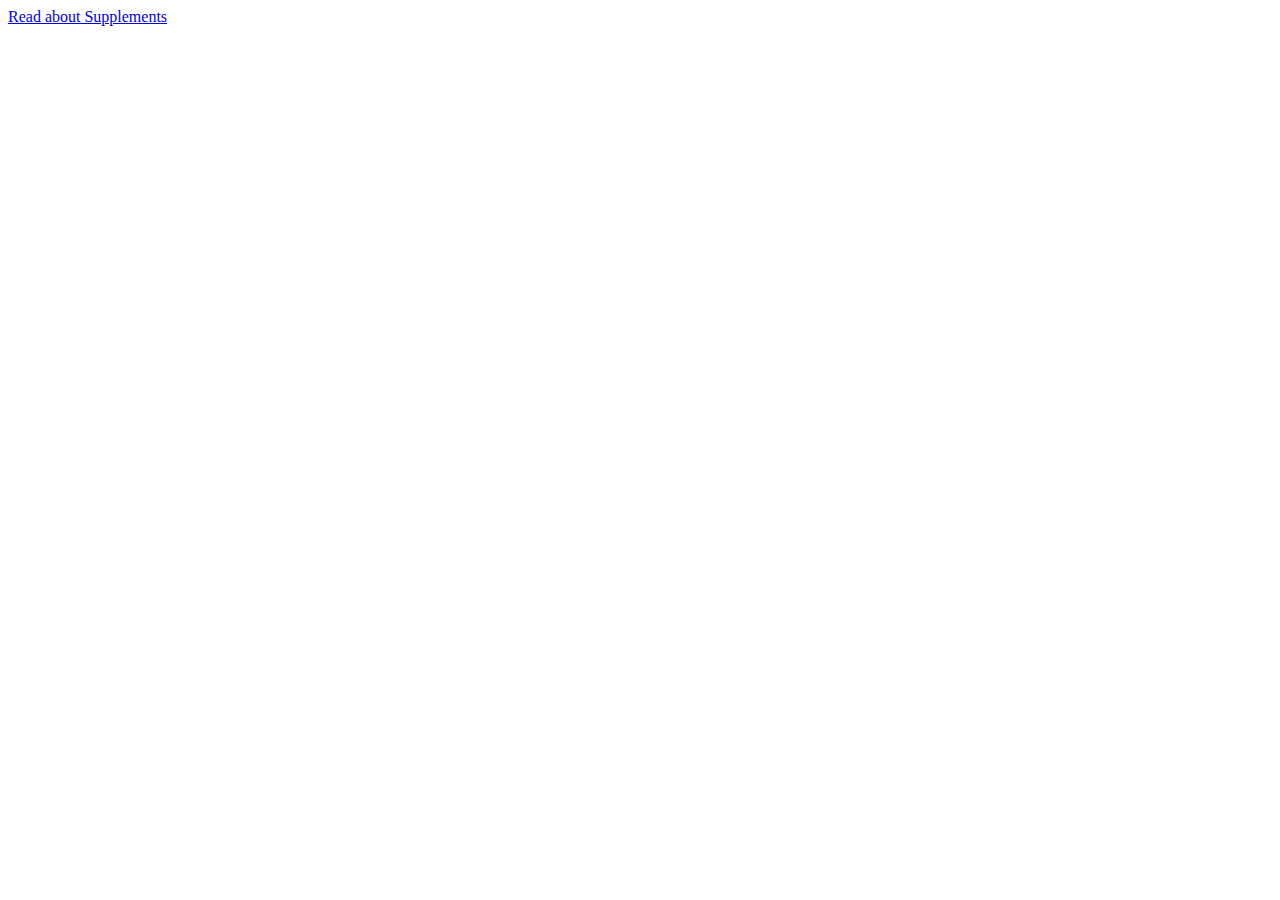
<file: index.html>
<!DOCTYPE html>
<html lang="en">
  <head>
    <meta charset="UTF-8" />
    <meta name="viewport" content="width=device-width, initial-scale=1.0" />
    <title>Welcome</title>
  </head>
  <body>
    <a href="./supplements.html">Read about Supplements</a>
  </body>
</html>
</file>
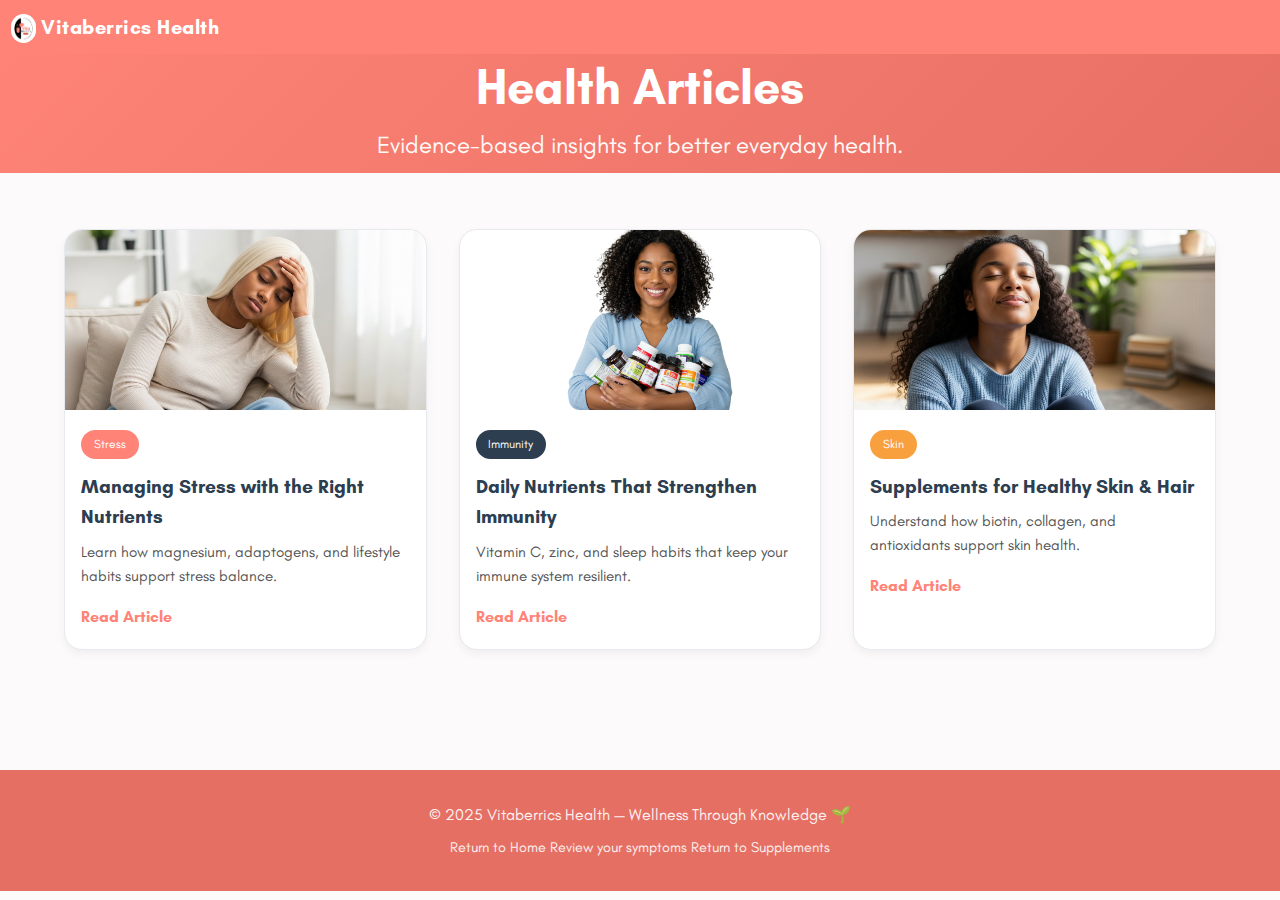
<file: articles.html>
<!DOCTYPE html>
<html lang="en">
  <head>
    <meta charset="UTF-8" />
    <meta name="viewport" content="width=device-width, initial-scale=1.0" />
    <title>Articles | Vitaberrics Health</title>

    <link rel="stylesheet" href="./css/global.css" />
    <link rel="stylesheet" href="./css/articles.css" />
  </head>

  <body>
    <header>
      <div class="header-logo">
        <img
          src="./assets/images/week1/logo-white.PNG"
          alt="logo"
          width="25"
          id="brand-logo"
        />
        <span class="logo">Vitaberrics Health</span>
      </div>
    </header>

    <section class="hero">
      <h1>Health Articles</h1>
      <p>Evidence-based insights for better everyday health.</p>
    </section>

    <main class="container">
      <section class="articles-grid">
        <!-- Article 1 -->
        <article class="article-card">
          <img
            src="./assets/images/week5/stress.JPG"
            alt="Stress & Supplements"
          />
          <span class="tag stress">Stress</span>
          <h3>Managing Stress with the Right Nutrients</h3>
          <p>
            Learn how magnesium, adaptogens, and lifestyle habits support stress
            balance.
          </p>
          <a href="#">Read Article</a>
        </article>

        <!-- Article 2 -->
        <article class="article-card">
          <img
            src="./assets/images/week5/immunity.PNG"
            alt="Immunity Support"
          />
          <span class="tag immunity">Immunity</span>
          <h3>Daily Nutrients That Strengthen Immunity</h3>
          <p>
            Vitamin C, zinc, and sleep habits that keep your immune system
            resilient.
          </p>
          <a href="#">Read Article</a>
        </article>

        <!-- Article 3 -->
        <article class="article-card">
          <img src="./assets/images/week5/skin.JPG" alt="Skin Health" />
          <span class="tag skin">Skin</span>
          <h3>Supplements for Healthy Skin & Hair</h3>
          <p>
            Understand how biotin, collagen, and antioxidants support skin
            health.
          </p>
          <a href="#">Read Article</a>
        </article>
      </section>
    </main>

    <footer>
      <p>© 2025 Vitaberrics Health — Wellness Through Knowledge 🌱</p>
      <p style="margin-top: 0.5rem; font-size: 0.9rem">
        <a href="./index.html">Return to Home</a>
        <a href="./symptoms.html">Review your symptoms</a>
        <a href="./supplements.html" target="_blank">Return to Supplements</a>
      </p>
    </footer>
  </body>
</html>
</file>
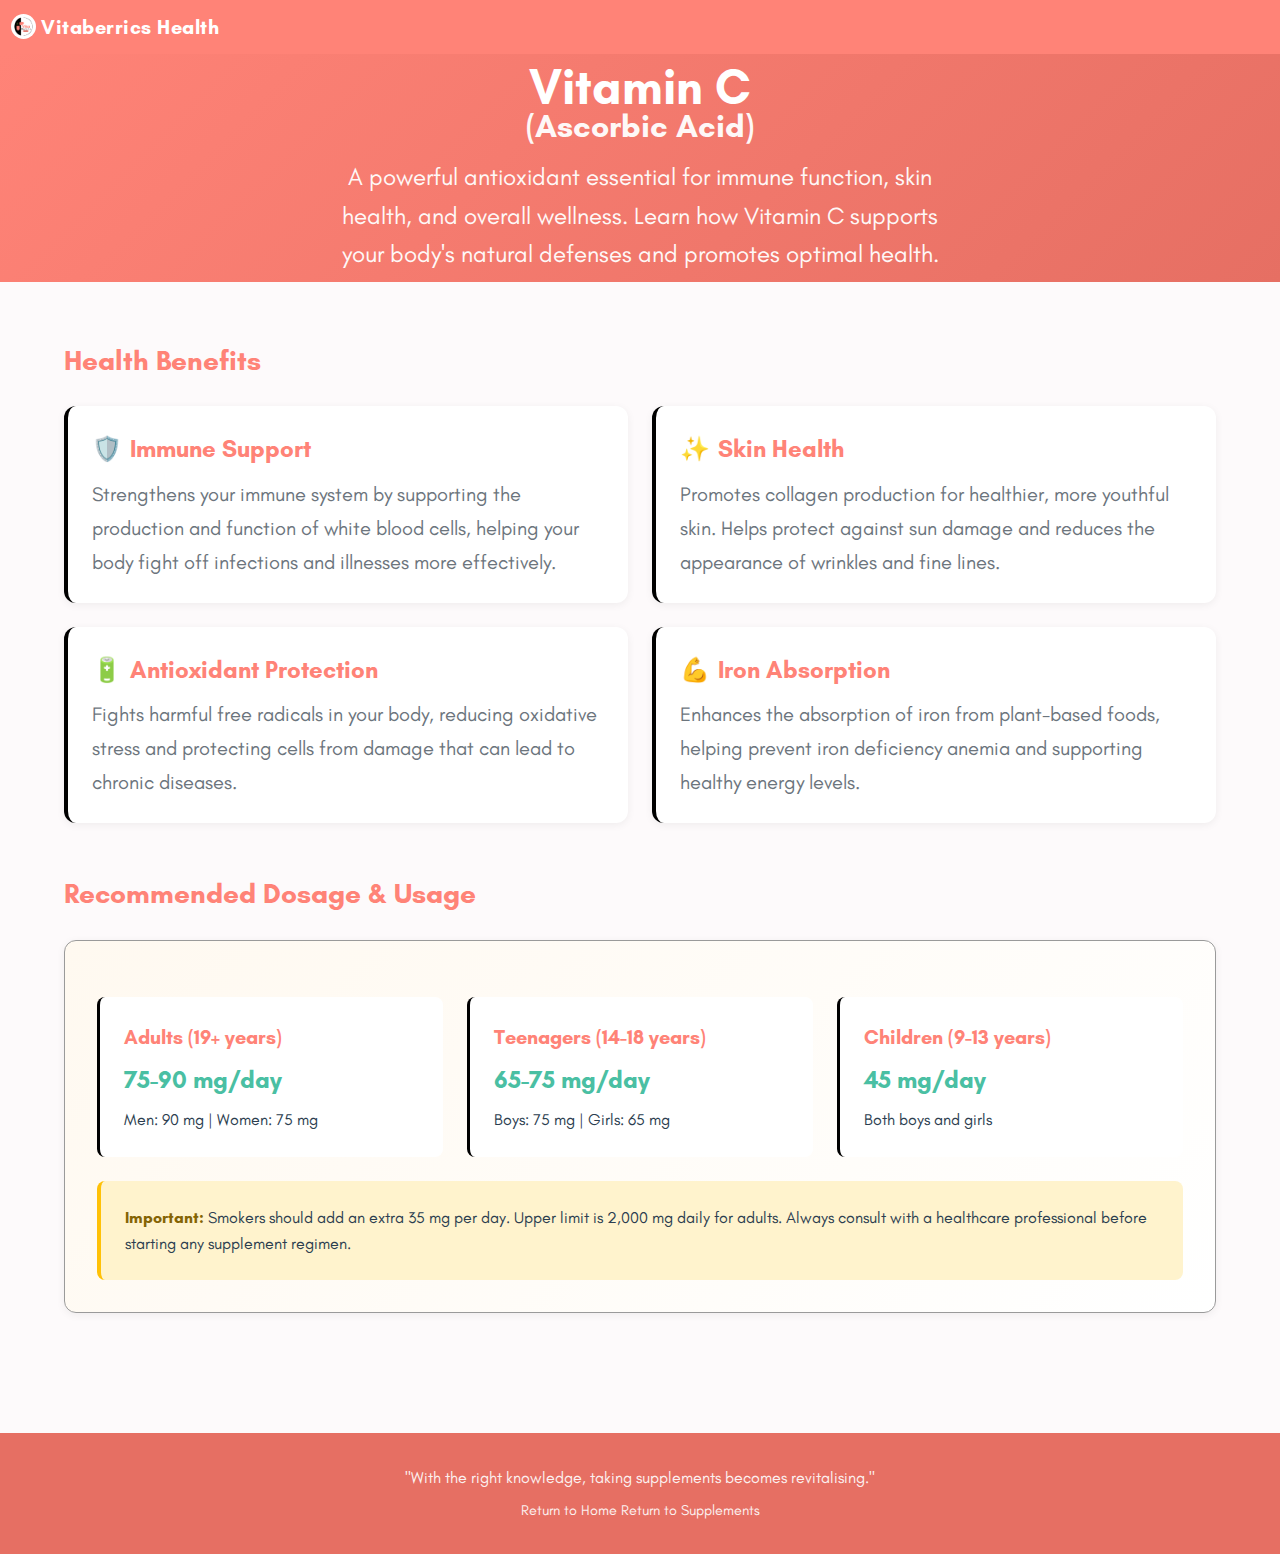
<file: ashwagandha.html>
<!DOCTYPE html>
<html lang="en">
  <head>
    <meta charset="UTF-8" />
    <meta name="viewport" content="width=device-width, initial-scale=1.0" />
    <link rel="stylesheet" href="./css/global.css" />
    <title>Vitamin C - Vitaberrics Health</title>
  </head>
  <body>
    <!-- Header -->
    <header>
      <div class="header-logo">
        <img
          src="./assets/images/week1/logo-white.PNG"
          alt="brand-logo"
          width="25px"
          height="25px"
          id="brand-logo"
        />
        <div class="logo">Vitaberrics Health</div>
      </div>
    </header>

    <!-- Hero Section -->
    <section class="hero">
      <h1>
        Vitamin C <br />
        <p>(Ascorbic Acid)</p>
      </h1>
      <p>
        A powerful antioxidant essential for immune function, skin health, and
        overall wellness. Learn how Vitamin C supports your body's natural
        defenses and promotes optimal health.
      </p>
    </section>

    <!-- Main Content -->
    <div class="container">
      <!-- Benefits Section -->
      <section>
        <h2>Health Benefits</h2>
        <div class="benefits-grid">
          <div class="benefit-item">
            <h3><span class="benefit-icon">🛡️</span> Immune Support</h3>
            <p>
              Strengthens your immune system by supporting the production and
              function of white blood cells, helping your body fight off
              infections and illnesses more effectively.
            </p>
          </div>

          <div class="benefit-item">
            <h3><span class="benefit-icon">✨</span> Skin Health</h3>
            <p>
              Promotes collagen production for healthier, more youthful skin.
              Helps protect against sun damage and reduces the appearance of
              wrinkles and fine lines.
            </p>
          </div>

          <div class="benefit-item">
            <h3><span class="benefit-icon">🔋</span> Antioxidant Protection</h3>
            <p>
              Fights harmful free radicals in your body, reducing oxidative
              stress and protecting cells from damage that can lead to chronic
              diseases.
            </p>
          </div>

          <div class="benefit-item">
            <h3><span class="benefit-icon">💪</span> Iron Absorption</h3>
            <p>
              Enhances the absorption of iron from plant-based foods, helping
              prevent iron deficiency anemia and supporting healthy energy
              levels.
            </p>
          </div>
        </div>
      </section>

      <!-- Dosage Section -->
      <section>
        <h2>Recommended Dosage & Usage</h2>
        <div class="card dosage-card">
          <div class="dosage-info">
            <div class="dosage-group">
              <h4>Adults (19+ years)</h4>
              <div class="dosage-amount">75-90 mg/day</div>
              <p>Men: 90 mg | Women: 75 mg</p>
            </div>

            <div class="dosage-group">
              <h4>Teenagers (14-18 years)</h4>
              <div class="dosage-amount">65-75 mg/day</div>
              <p>Boys: 75 mg | Girls: 65 mg</p>
            </div>

            <div class="dosage-group">
              <h4>Children (9-13 years)</h4>
              <div class="dosage-amount">45 mg/day</div>
              <p>Both boys and girls</p>
            </div>
          </div>

          <div class="note">
            <strong>Important:</strong> Smokers should add an extra 35 mg per
            day. Upper limit is 2,000 mg daily for adults. Always consult with a
            healthcare professional before starting any supplement regimen.
          </div>
        </div>
      </section>
    </div>

    <!-- Footer -->
    <footer>
      <p>
        "With the right knowledge, taking supplements becomes revitalising."
      </p>
      <p style="margin-top: 0.5rem; font-size: 0.9rem">
        <a href="./index.html" target="_blank">Return to Home</a>
        <a href="./supplements.html" target="_blank">Return to Supplements</a>
      </p>
    </footer>
  </body>
</html>
</file>
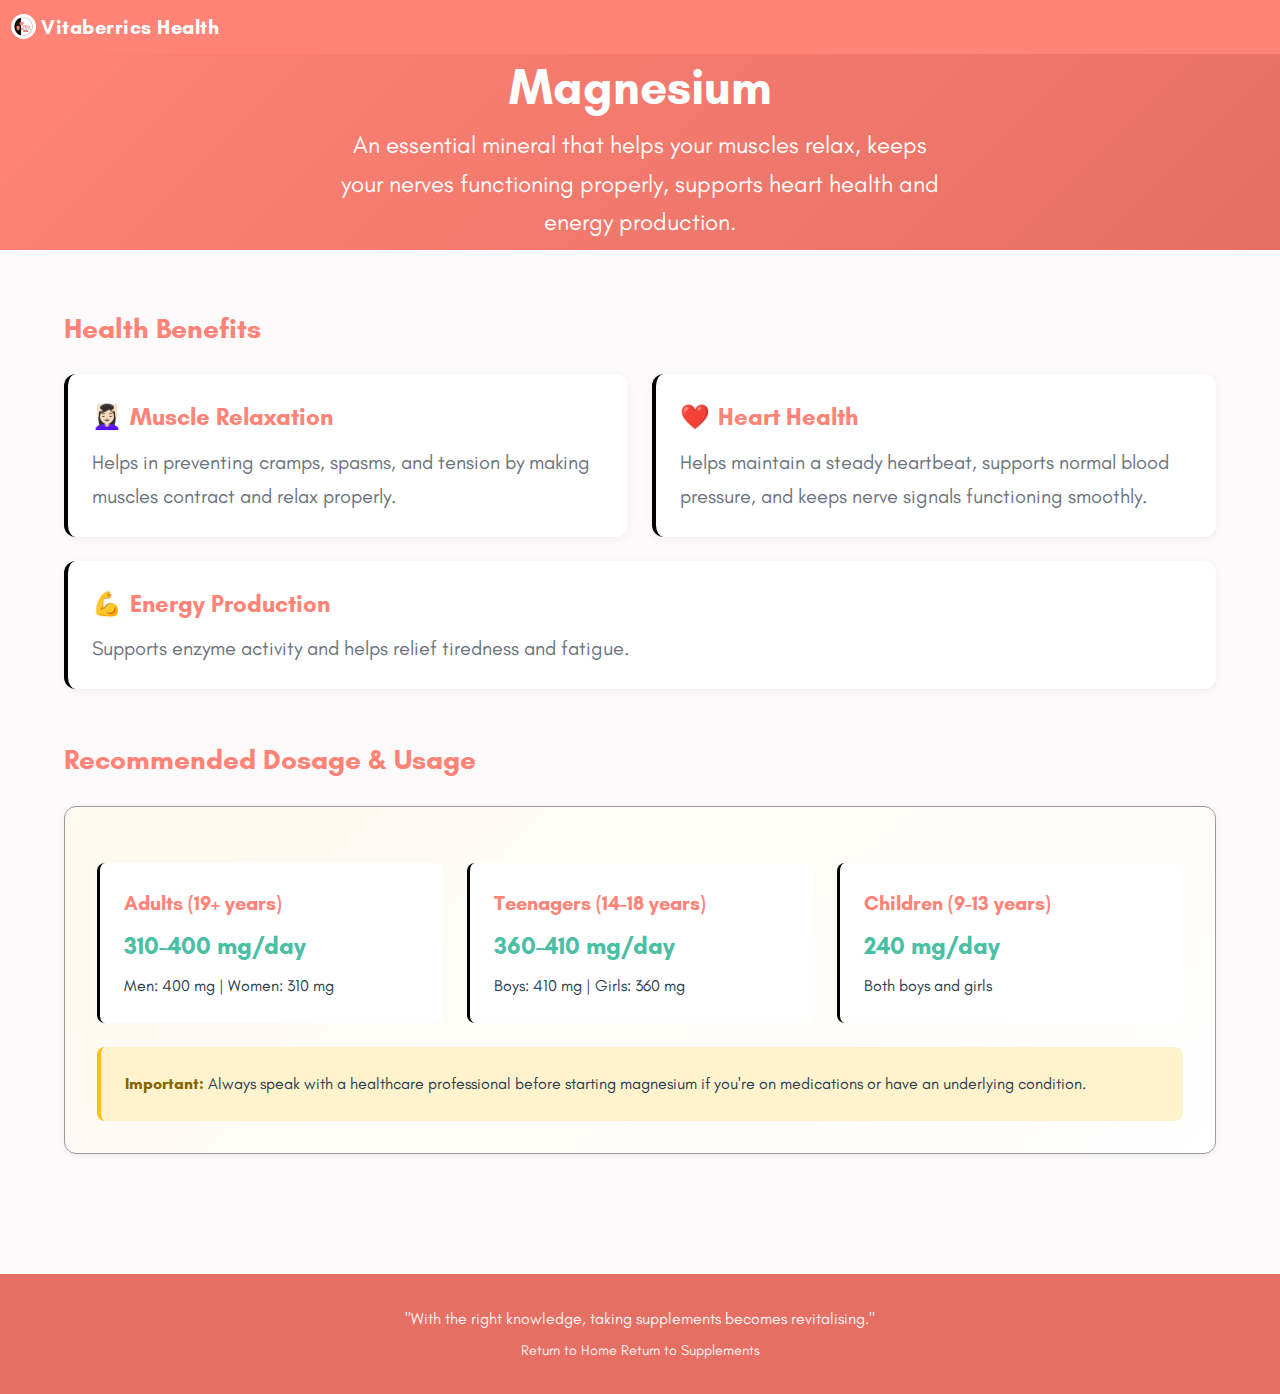
<file: magnesium.html>
<!DOCTYPE html>
<html lang="en">
  <head>
    <meta charset="UTF-8" />
    <meta name="viewport" content="width=device-width, initial-scale=1.0" />
    <link rel="stylesheet" href="./css/global.css" />
    <title>Vitamin C - Vitaberrics Health</title>
  </head>
  <body>
    <!-- Header -->
    <header>
      <div class="header-logo">
        <img
          src="./assets/images/week1/logo-white.PNG"
          alt="brand-logo"
          width="25px"
          height="25px"
          id="brand-logo"
        />
        <div class="logo">Vitaberrics Health</div>
      </div>
    </header>

    <!-- Hero Section -->
    <section class="hero">
      <h1>Magnesium</h1>
      <p>
        An essential mineral that helps your muscles relax, keeps your nerves
        functioning properly, supports heart health and energy production.
      </p>
    </section>

    <!-- Main Content -->
    <div class="container">
      <!-- Benefits Section -->
      <section>
        <h2>Health Benefits</h2>
        <div class="benefits-grid">
          <div class="benefit-item">
            <h3><span class="benefit-icon">💆🏻‍♀️</span> Muscle Relaxation</h3>
            <p>
              Helps in preventing cramps, spasms, and tension by making muscles
              contract and relax properly.
            </p>
          </div>

          <div class="benefit-item">
            <h3><span class="benefit-icon">❤️</span> Heart Health</h3>
            <p>
              Helps maintain a steady heartbeat, supports normal blood pressure,
              and keeps nerve signals functioning smoothly.
            </p>
          </div>

          <!-- <div class="benefit-item">
            <h3><span class="benefit-icon">🔋</span> Antioxidant Protection</h3>
            <p>
              Fights harmful free radicals in your body, reducing oxidative
              stress and protecting cells from damage that can lead to chronic
              diseases.
            </p>
          </div> -->

          <div class="benefit-item">
            <h3><span class="benefit-icon">💪</span> Energy Production</h3>
            <p>
              Supports enzyme activity and helps relief tiredness and fatigue.
            </p>
          </div>
        </div>
      </section>

      <!-- Dosage Section -->
      <section>
        <h2>Recommended Dosage & Usage</h2>
        <div class="card dosage-card">
          <div class="dosage-info">
            <div class="dosage-group">
              <h4>Adults (19+ years)</h4>
              <div class="dosage-amount">310-400 mg/day</div>
              <p>Men: 400 mg | Women: 310 mg</p>
            </div>

            <div class="dosage-group">
              <h4>Teenagers (14-18 years)</h4>
              <div class="dosage-amount">360-410 mg/day</div>
              <p>Boys: 410 mg | Girls: 360 mg</p>
            </div>

            <div class="dosage-group">
              <h4>Children (9-13 years)</h4>
              <div class="dosage-amount">240 mg/day</div>
              <p>Both boys and girls</p>
            </div>
          </div>

          <div class="note">
            <strong>Important:</strong> Always speak with a healthcare
            professional before starting magnesium if you're on medications or
            have an underlying condition.
          </div>
        </div>
      </section>
    </div>

    <!-- Footer -->
    <footer>
      <p>
        "With the right knowledge, taking supplements becomes revitalising."
      </p>
      <p style="margin-top: 0.5rem; font-size: 0.9rem">
        <a href="./index.html" target="_blank">Return to Home</a>
        <a href="./supplements.html" target="_blank">Return to Supplements</a>
      </p>
    </footer>
  </body>
</html>
</file>
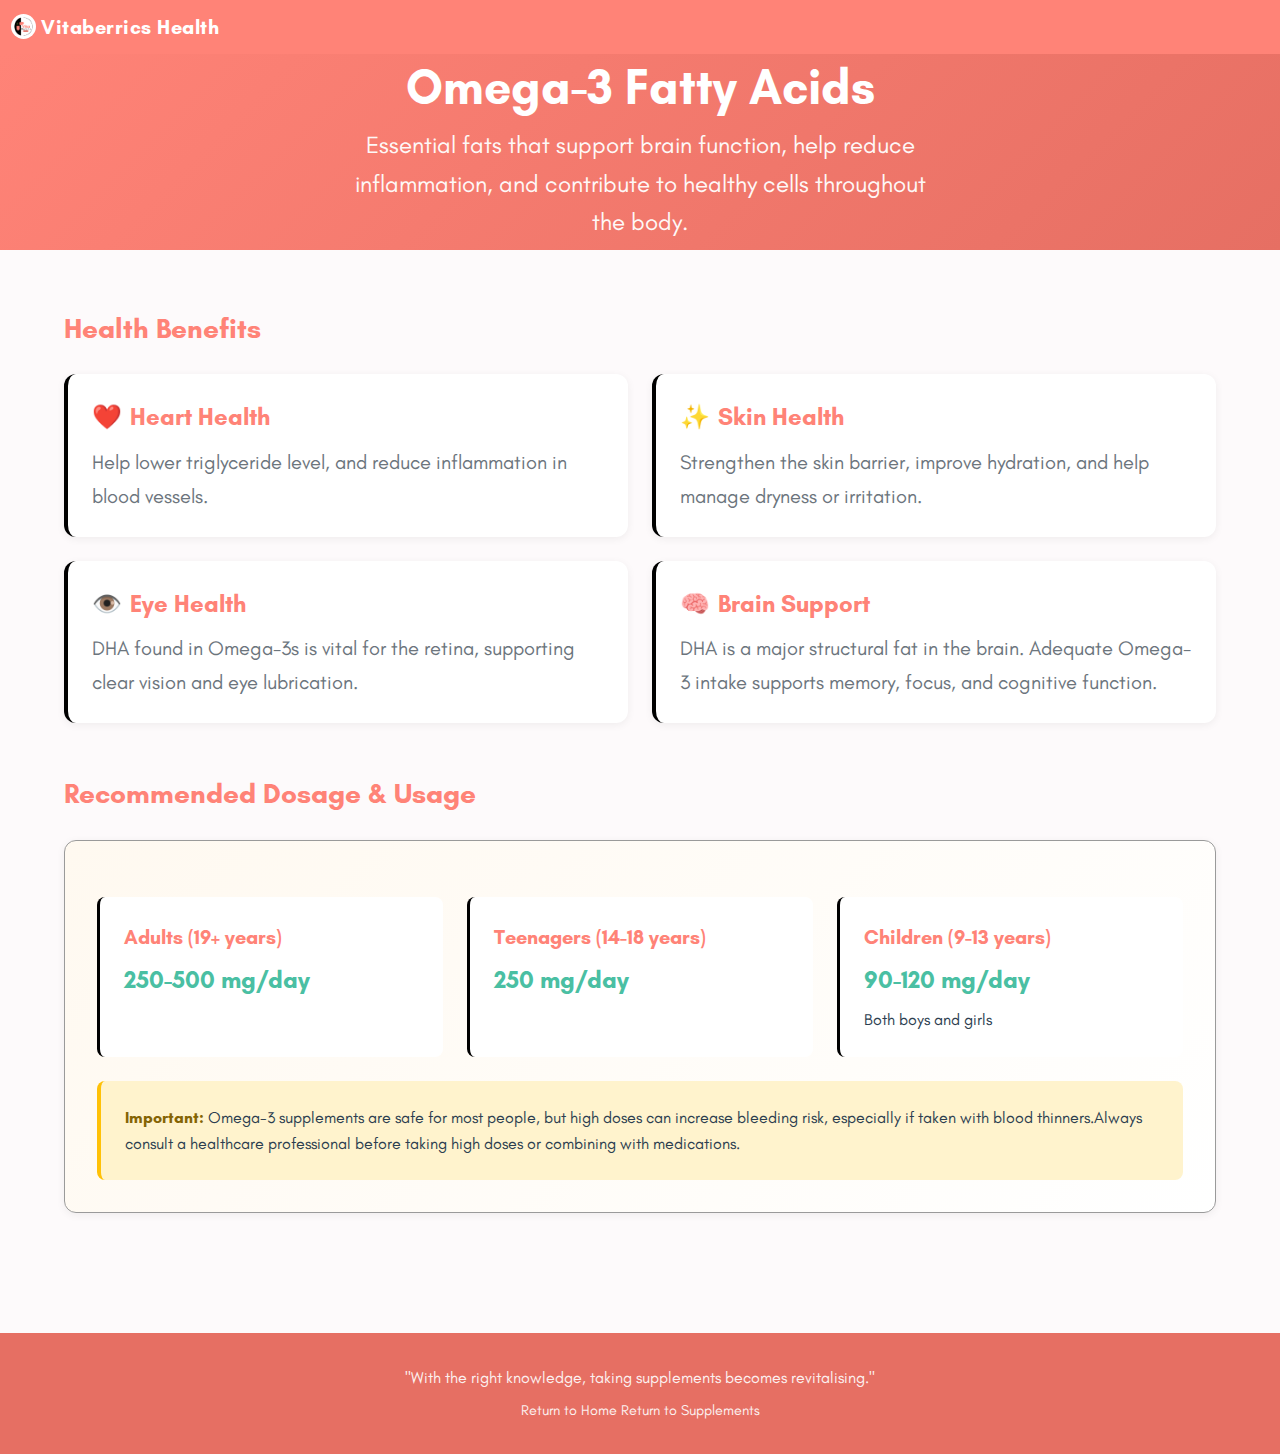
<file: omega3.html>
<!DOCTYPE html>
<html lang="en">
  <head>
    <meta charset="UTF-8" />
    <meta name="viewport" content="width=device-width, initial-scale=1.0" />
    <link rel="stylesheet" href="./css/global.css" />
    <title>Vitamin C - Vitaberrics Health</title>
  </head>
  <body>
    <!-- Header -->
    <header>
      <div class="header-logo">
        <img
          src="./assets/images/week1/logo-white.PNG"
          alt="brand-logo"
          width="25px"
          height="25px"
          id="brand-logo"
        />
        <div class="logo">Vitaberrics Health</div>
      </div>
    </header>

    <!-- Hero Section -->
    <section class="hero">
      <h1>Omega-3 Fatty Acids</h1>
      <p>
        Essential fats that support brain function, help reduce inflammation,
        and contribute to healthy cells throughout the body.
      </p>
    </section>

    <!-- Main Content -->
    <div class="container">
      <!-- Benefits Section -->
      <section>
        <h2>Health Benefits</h2>
        <div class="benefits-grid">
          <div class="benefit-item">
            <h3><span class="benefit-icon">❤️</span> Heart Health</h3>
            <p>
              Help lower triglyceride level, and reduce inflammation in blood
              vessels.
            </p>
          </div>

          <div class="benefit-item">
            <h3><span class="benefit-icon">✨</span> Skin Health</h3>
            <p>
              Strengthen the skin barrier, improve hydration, and help manage
              dryness or irritation.
            </p>
          </div>

          <div class="benefit-item">
            <h3><span class="benefit-icon">👁️</span> Eye Health</h3>
            <p>
              DHA found in Omega-3s is vital for the retina, supporting clear
              vision and eye lubrication.
            </p>
          </div>

          <div class="benefit-item">
            <h3><span class="benefit-icon">🧠</span> Brain Support</h3>
            <p>
              DHA is a major structural fat in the brain. Adequate Omega-3
              intake supports memory, focus, and cognitive function.
            </p>
          </div>
        </div>
      </section>

      <!-- Dosage Section -->
      <section>
        <h2>Recommended Dosage & Usage</h2>
        <div class="card dosage-card">
          <div class="dosage-info">
            <div class="dosage-group">
              <h4>Adults (19+ years)</h4>
              <div class="dosage-amount">250-500 mg/day</div>
              <!-- <p>Men: 90 mg | Women: 75 mg</p> -->
            </div>

            <div class="dosage-group">
              <h4>Teenagers (14-18 years)</h4>
              <div class="dosage-amount">250 mg/day</div>
              <!-- <p>Boys: 75 mg | Girls: 65 mg</p> -->
            </div>

            <div class="dosage-group">
              <h4>Children (9-13 years)</h4>
              <div class="dosage-amount">90-120 mg/day</div>
              <p>Both boys and girls</p>
            </div>
          </div>

          <div class="note">
            <strong>Important:</strong> Omega-3 supplements are safe for most
            people, but high doses can increase bleeding risk, especially if
            taken with blood thinners.Always consult a healthcare professional
            before taking high doses or combining with medications.
          </div>
        </div>
      </section>
    </div>

    <!-- Footer -->
    <footer>
      <p>
        "With the right knowledge, taking supplements becomes revitalising."
      </p>
      <p style="margin-top: 0.5rem; font-size: 0.9rem">
        <a href="./index.html" target="_blank">Return to Home</a>
        <a href="./supplements.html" target="_blank">Return to Supplements</a>
      </p>
    </footer>
  </body>
</html>
</file>
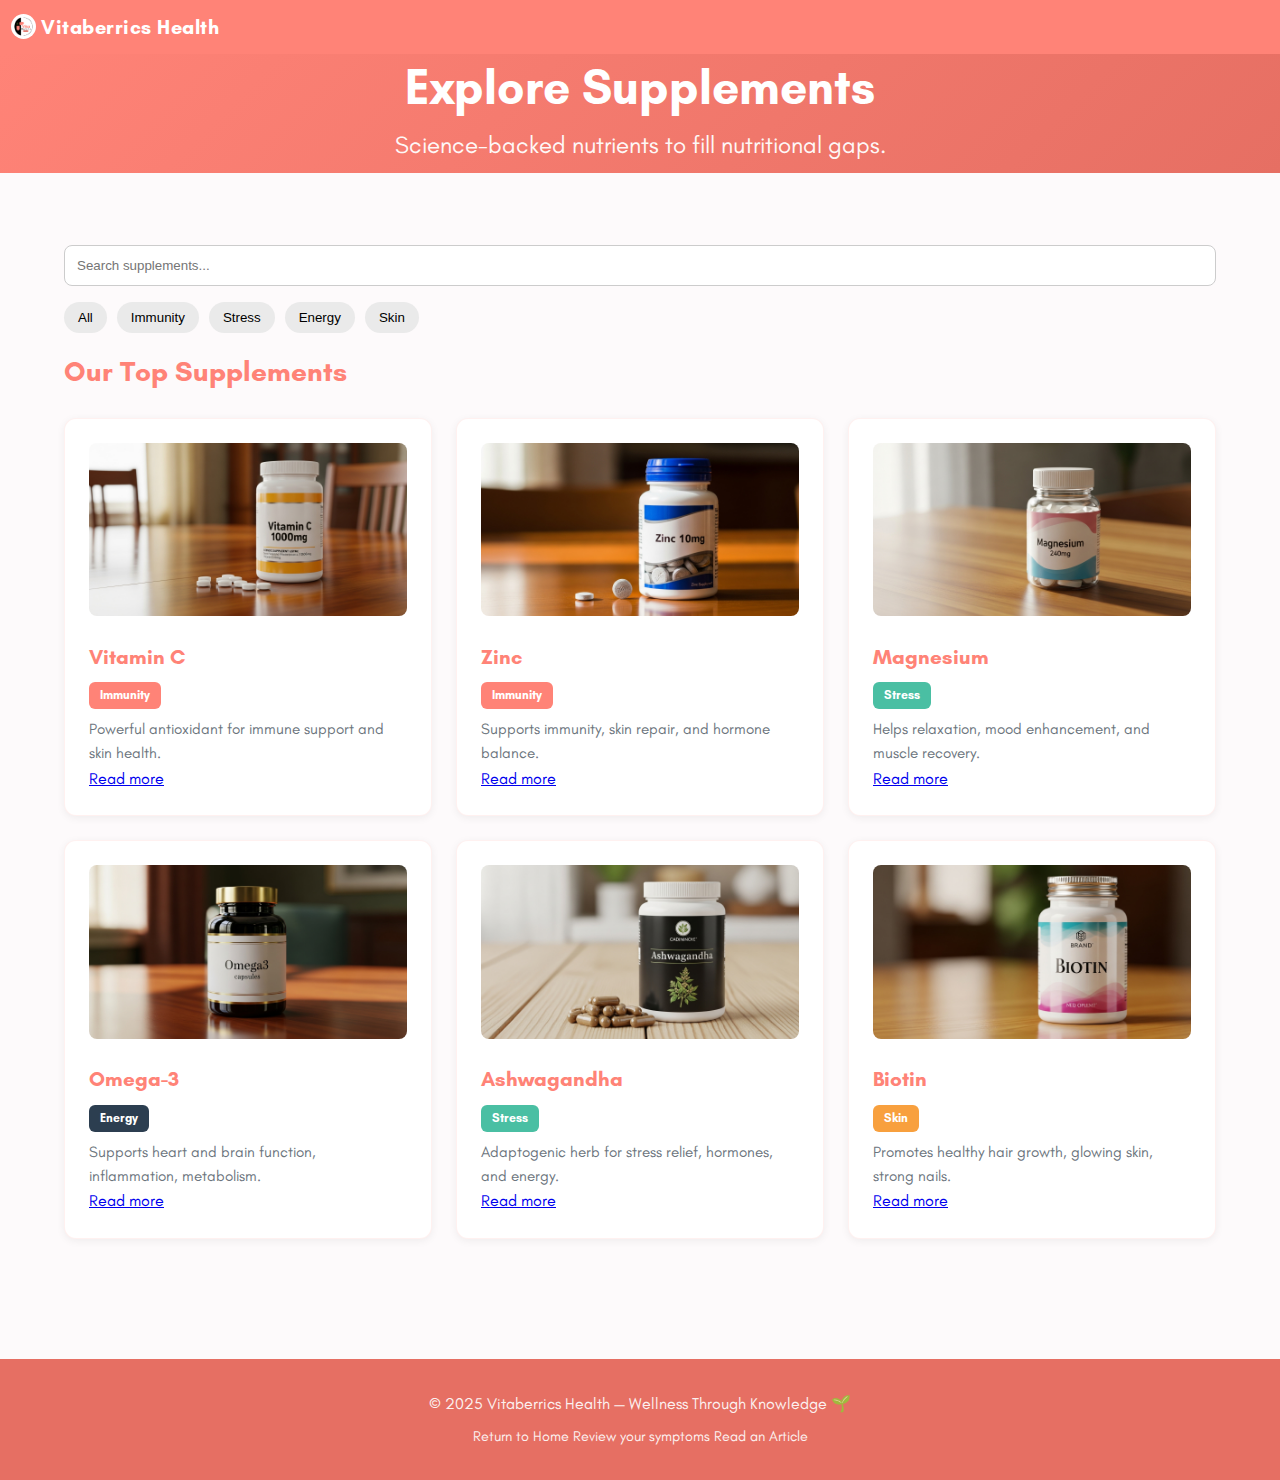
<file: supplements.html>
<!DOCTYPE html>
<html lang="en">
  <head>
    <meta charset="UTF-8" />
    <meta name="viewport" content="width=device-width, initial-scale=1.0" />
    <title>Supplements | Vitaberrics Health</title>
    <link rel="stylesheet" href="./css/global.css" />
    <link rel="stylesheet" href="./css/supplements.css" />
  </head>

  <body>
    <header>
      <div class="header-logo">
        <img
          src="./assets/images/week1/logo-white.PNG"
          alt="brand-logo"
          width="25"
          height="25"
          id="brand-logo"
        />
        <span class="logo">Vitaberrics Health</span>
      </div>
    </header>

    <section class="hero">
      <h1>Explore Supplements</h1>
      <p>Science-backed nutrients to fill nutritional gaps.</p>
    </section>

    <div class="container">
      <!-- 🔍 SEARCH BAR -->
      <input
        type="text"
        id="searchInput"
        placeholder="Search supplements..."
        class="search-bar"
      />

      <!-- 🏷 CATEGORY FILTER BUTTONS -->
      <div class="filter-buttons">
        <button data-category="all">All</button>
        <button data-category="Immunity">Immunity</button>
        <button data-category="Stress">Stress</button>
        <button data-category="Energy">Energy</button>
        <button data-category="Skin">Skin</button>
      </div>

      <section>
        <h2>Our Top Supplements</h2>

        <!-- 🔄 Where JS will load the cards -->
        <div class="supplement-grid" id="supplementGrid"></div>
      </section>
    </div>

    <footer>
      <p>© 2025 Vitaberrics Health — Wellness Through Knowledge 🌱</p>
      <p style="margin-top: 0.5rem; font-size: 0.9rem">
        <a href="./index.html">Return to Home</a>
        <a href="./symptoms.html">Review your symptoms</a>
        <a href="./articles.html">Read an Article</a>
      </p>
    </footer>

    <script src="./js/supplements.js"></script>
  </body>
</html>
</file>
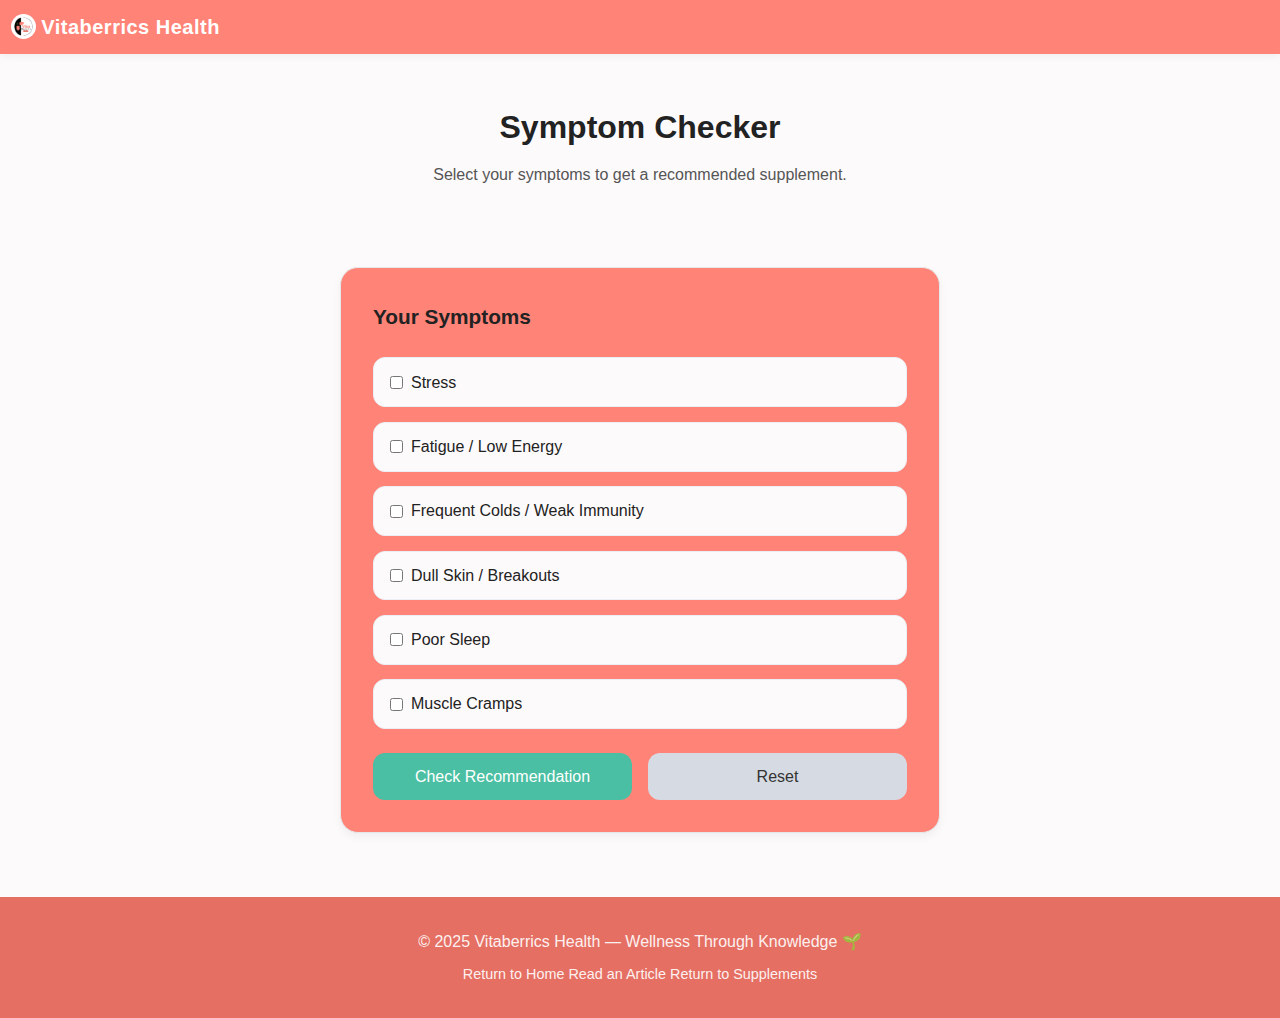
<file: symptoms.html>
<!DOCTYPE html>
<html lang="en">
  <head>
    <meta charset="UTF-8" />
    <meta name="viewport" content="width=device-width, initial-scale=1.0" />
    <title>Symptom Checker | Vitaberrics Health</title>

    <link rel="stylesheet" href="./css/global.css" />
    <link rel="stylesheet" href="./css/symptoms.css" />
  </head>

  <body>
    <header>
      <div class="header-logo">
        <img
          src="./assets/images/week1/logo-white.PNG"
          width="25"
          height="25"
          id="brand-logo"
        />
        <span class="logo">Vitaberrics Health</span>
      </div>
    </header>

    <section class="symptom-hero">
      <h1>Symptom Checker</h1>
      <p>Select your symptoms to get a recommended supplement.</p>
    </section>

    <div class="checker-box">
      <h2>Your Symptoms</h2>

      <div class="symptom-list">
        <label><input type="checkbox" value="stress" /> Stress</label>
        <label
          ><input type="checkbox" value="fatigue" /> Fatigue / Low Energy</label
        >
        <label
          ><input type="checkbox" value="immunity" /> Frequent Colds / Weak
          Immunity</label
        >
        <label
          ><input type="checkbox" value="skin" /> Dull Skin / Breakouts</label
        >
        <label><input type="checkbox" value="sleep" /> Poor Sleep</label>
        <label><input type="checkbox" value="muscles" /> Muscle Cramps</label>
      </div>

      <div class="btn-group">
        <button id="checkBtn">Check Recommendation</button>
        <button id="resetBtn" class="reset">Reset</button>
      </div>

      <div id="result" class="result-card hidden"></div>
    </div>
    <footer>
      <p>© 2025 Vitaberrics Health — Wellness Through Knowledge 🌱</p>
      <p style="margin-top: 0.5rem; font-size: 0.9rem">
        <a href="./index.html">Return to Home</a>
        <a href="./articles.html">Read an Article</a>
        <a href="./supplements.html" target="_blank">Return to Supplements</a>
      </p>
    </footer>
    <script src="./js/symptoms.js"></script>
  </body>
</html>
</file>
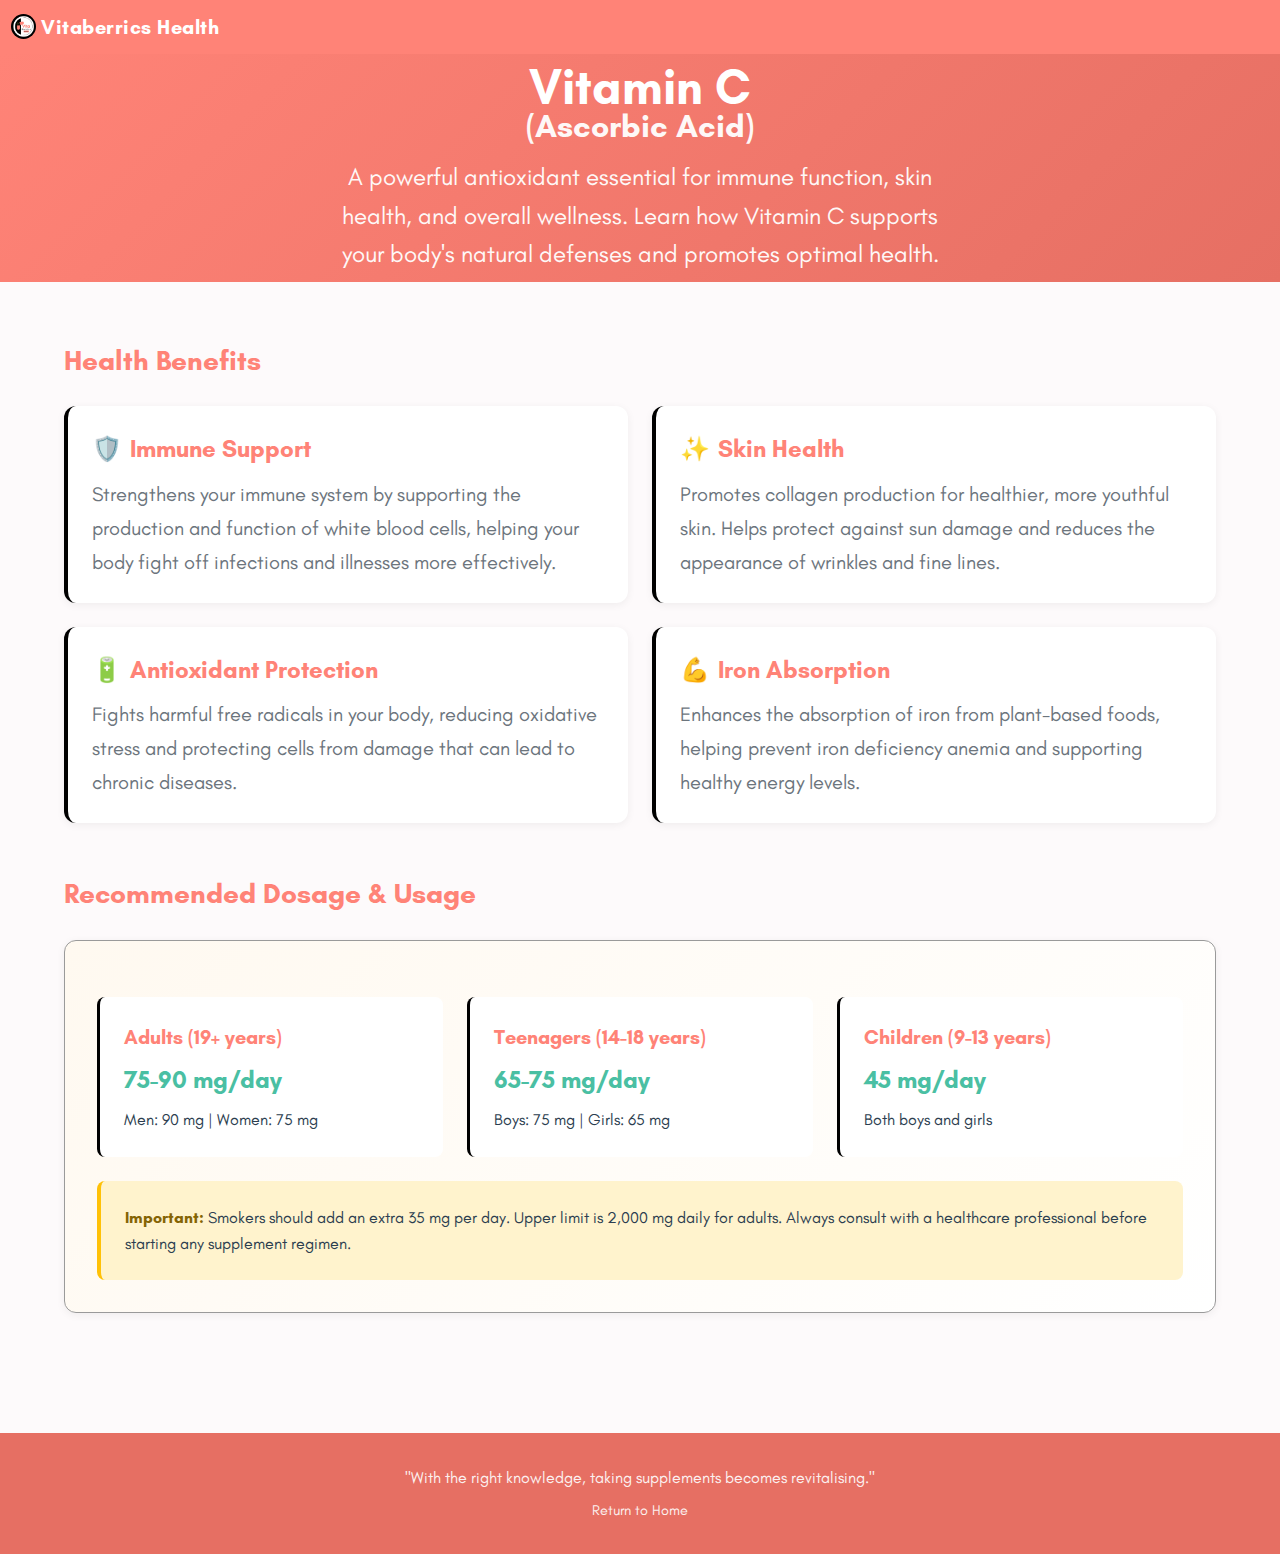
<file: vitamin-c.html>
<!DOCTYPE html>
<html lang="en">
  <head>
    <meta charset="UTF-8" />
    <meta name="viewport" content="width=device-width, initial-scale=1.0" />
    <link rel="stylesheet" href="./assets/css/style.css" />
    <title>Vitamin C - Vitaberrics Health</title>
  </head>
  <body>
    <!-- Header -->
    <header>
      <div class="header-logo">
        <img
          src="./assets/images/3f189963-c60b-407b-bb69-adfd4ca4c3c4.JPG"
          alt="brand-logo"
          width="25px"
          height="25px"
          id="brand-logo"
        />
        <div class="logo">Vitaberrics Health</div>
      </div>
    </header>

    <!-- Hero Section -->
    <section class="hero">
      <h1>
        Vitamin C <br />
        <p>(Ascorbic Acid)</p>
      </h1>
      <p>
        A powerful antioxidant essential for immune function, skin health, and
        overall wellness. Learn how Vitamin C supports your body's natural
        defenses and promotes optimal health.
      </p>
    </section>

    <!-- Main Content -->
    <div class="container">
      <!-- Benefits Section -->
      <section>
        <h2>Health Benefits</h2>
        <div class="benefits-grid">
          <div class="benefit-item">
            <h3><span class="benefit-icon">🛡️</span> Immune Support</h3>
            <p>
              Strengthens your immune system by supporting the production and
              function of white blood cells, helping your body fight off
              infections and illnesses more effectively.
            </p>
          </div>

          <div class="benefit-item">
            <h3><span class="benefit-icon">✨</span> Skin Health</h3>
            <p>
              Promotes collagen production for healthier, more youthful skin.
              Helps protect against sun damage and reduces the appearance of
              wrinkles and fine lines.
            </p>
          </div>

          <div class="benefit-item">
            <h3><span class="benefit-icon">🔋</span> Antioxidant Protection</h3>
            <p>
              Fights harmful free radicals in your body, reducing oxidative
              stress and protecting cells from damage that can lead to chronic
              diseases.
            </p>
          </div>

          <div class="benefit-item">
            <h3><span class="benefit-icon">💪</span> Iron Absorption</h3>
            <p>
              Enhances the absorption of iron from plant-based foods, helping
              prevent iron deficiency anemia and supporting healthy energy
              levels.
            </p>
          </div>
        </div>
      </section>

      <!-- Dosage Section -->
      <section>
        <h2>Recommended Dosage & Usage</h2>
        <div class="card dosage-card">
          <div class="dosage-info">
            <div class="dosage-group">
              <h4>Adults (19+ years)</h4>
              <div class="dosage-amount">75-90 mg/day</div>
              <p>Men: 90 mg | Women: 75 mg</p>
            </div>

            <div class="dosage-group">
              <h4>Teenagers (14-18 years)</h4>
              <div class="dosage-amount">65-75 mg/day</div>
              <p>Boys: 75 mg | Girls: 65 mg</p>
            </div>

            <div class="dosage-group">
              <h4>Children (9-13 years)</h4>
              <div class="dosage-amount">45 mg/day</div>
              <p>Both boys and girls</p>
            </div>
          </div>

          <div class="note">
            <strong>Important:</strong> Smokers should add an extra 35 mg per
            day. Upper limit is 2,000 mg daily for adults. Always consult with a
            healthcare professional before starting any supplement regimen.
          </div>
        </div>
      </section>
    </div>

    <!-- Footer -->
    <footer>
      <p>
        "With the right knowledge, taking supplements becomes revitalising."
      </p>
      <p style="margin-top: 0.5rem; font-size: 0.9rem">
        <a href="./index.html" target="_blank">Return to Home</a>
      </p>
    </footer>
  </body>
</html>
</file>
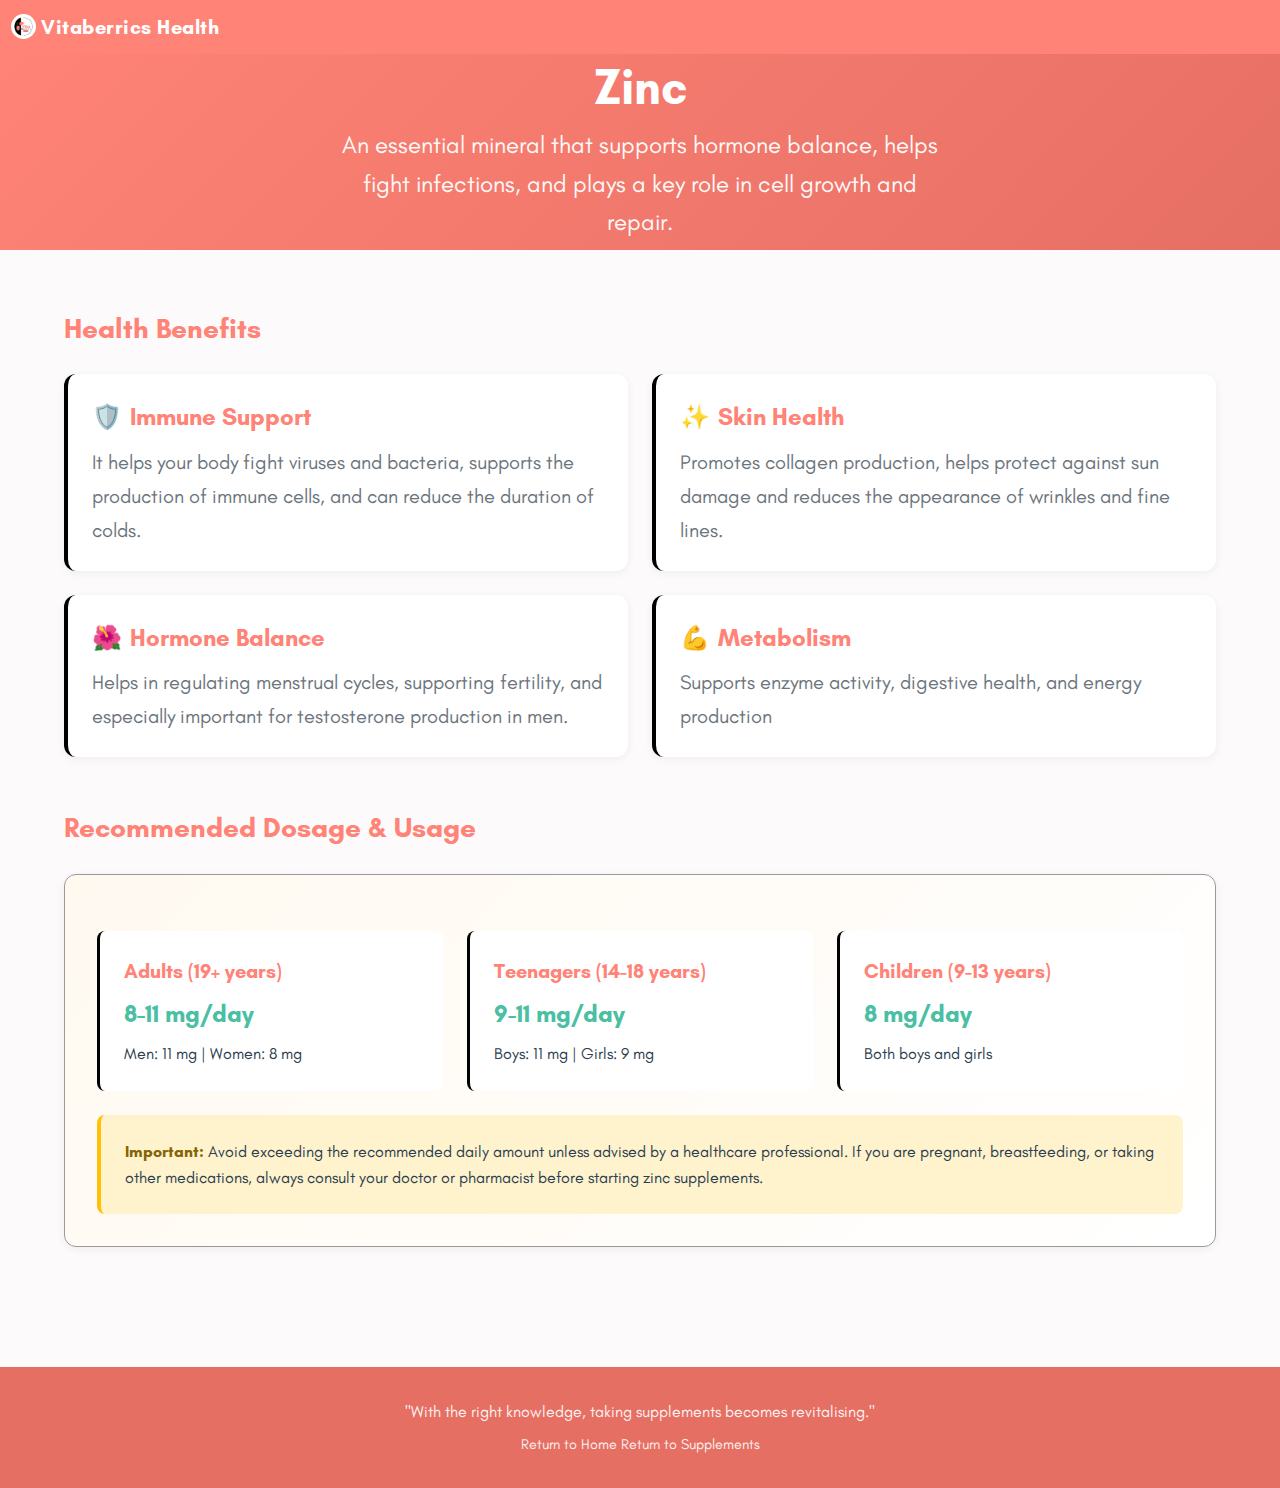
<file: zinc.html>
<!DOCTYPE html>
<html lang="en">
  <head>
    <meta charset="UTF-8" />
    <meta name="viewport" content="width=device-width, initial-scale=1.0" />
    <link rel="stylesheet" href="./css/global.css" />
    <title>Zinc - Vitaberrics Health</title>
  </head>
  <body>
    <!-- Header -->
    <header>
      <div class="header-logo">
        <img
          src="./assets/images/week1/logo-white.PNG"
          alt="brand-logo"
          width="25px"
          height="25px"
          id="brand-logo"
        />
        <div class="logo">Vitaberrics Health</div>
      </div>
    </header>

    <!-- Hero Section -->
    <section class="hero">
      <h1>Zinc</h1>
      <p>
        An essential mineral that supports hormone balance, helps fight
        infections, and plays a key role in cell growth and repair.
      </p>
    </section>

    <!-- Main Content -->
    <div class="container">
      <!-- Benefits Section -->
      <section>
        <h2>Health Benefits</h2>
        <div class="benefits-grid">
          <div class="benefit-item">
            <h3><span class="benefit-icon">🛡️</span> Immune Support</h3>
            <p>
              It helps your body fight viruses and bacteria, supports the
              production of immune cells, and can reduce the duration of colds.
            </p>
          </div>

          <div class="benefit-item">
            <h3><span class="benefit-icon">✨</span> Skin Health</h3>
            <p>
              Promotes collagen production, helps protect against sun damage and
              reduces the appearance of wrinkles and fine lines.
            </p>
          </div>

          <div class="benefit-item">
            <h3><span class="benefit-icon">🌺</span> Hormone Balance</h3>
            <p>
              Helps in regulating menstrual cycles, supporting fertility, and
              especially important for testosterone production in men.
            </p>
          </div>

          <div class="benefit-item">
            <h3><span class="benefit-icon">💪</span> Metabolism</h3>
            <p>
              Supports enzyme activity, digestive health, and energy production
            </p>
          </div>
        </div>
      </section>

      <!-- Dosage Section -->
      <section>
        <h2>Recommended Dosage & Usage</h2>
        <div class="card dosage-card">
          <div class="dosage-info">
            <div class="dosage-group">
              <h4>Adults (19+ years)</h4>
              <div class="dosage-amount">8-11 mg/day</div>
              <p>Men: 11 mg | Women: 8 mg</p>
            </div>

            <div class="dosage-group">
              <h4>Teenagers (14-18 years)</h4>
              <div class="dosage-amount">9-11 mg/day</div>
              <p>Boys: 11 mg | Girls: 9 mg</p>
            </div>

            <div class="dosage-group">
              <h4>Children (9-13 years)</h4>
              <div class="dosage-amount">8 mg/day</div>
              <p>Both boys and girls</p>
            </div>
          </div>

          <div class="note">
            <strong>Important:</strong> Avoid exceeding the recommended daily
            amount unless advised by a healthcare professional. If you are
            pregnant, breastfeeding, or taking other medications, always consult
            your doctor or pharmacist before starting zinc supplements.
          </div>
        </div>
      </section>
    </div>

    <!-- Footer -->
    <footer>
      <p>
        "With the right knowledge, taking supplements becomes revitalising."
      </p>
      <p style="margin-top: 0.5rem; font-size: 0.9rem">
        <a href="./index.html" target="_blank">Return to Home</a>
        <a href="./supplements.html" target="_blank">Return to Supplements</a>
      </p>
    </footer>
  </body>
</html>
</file>
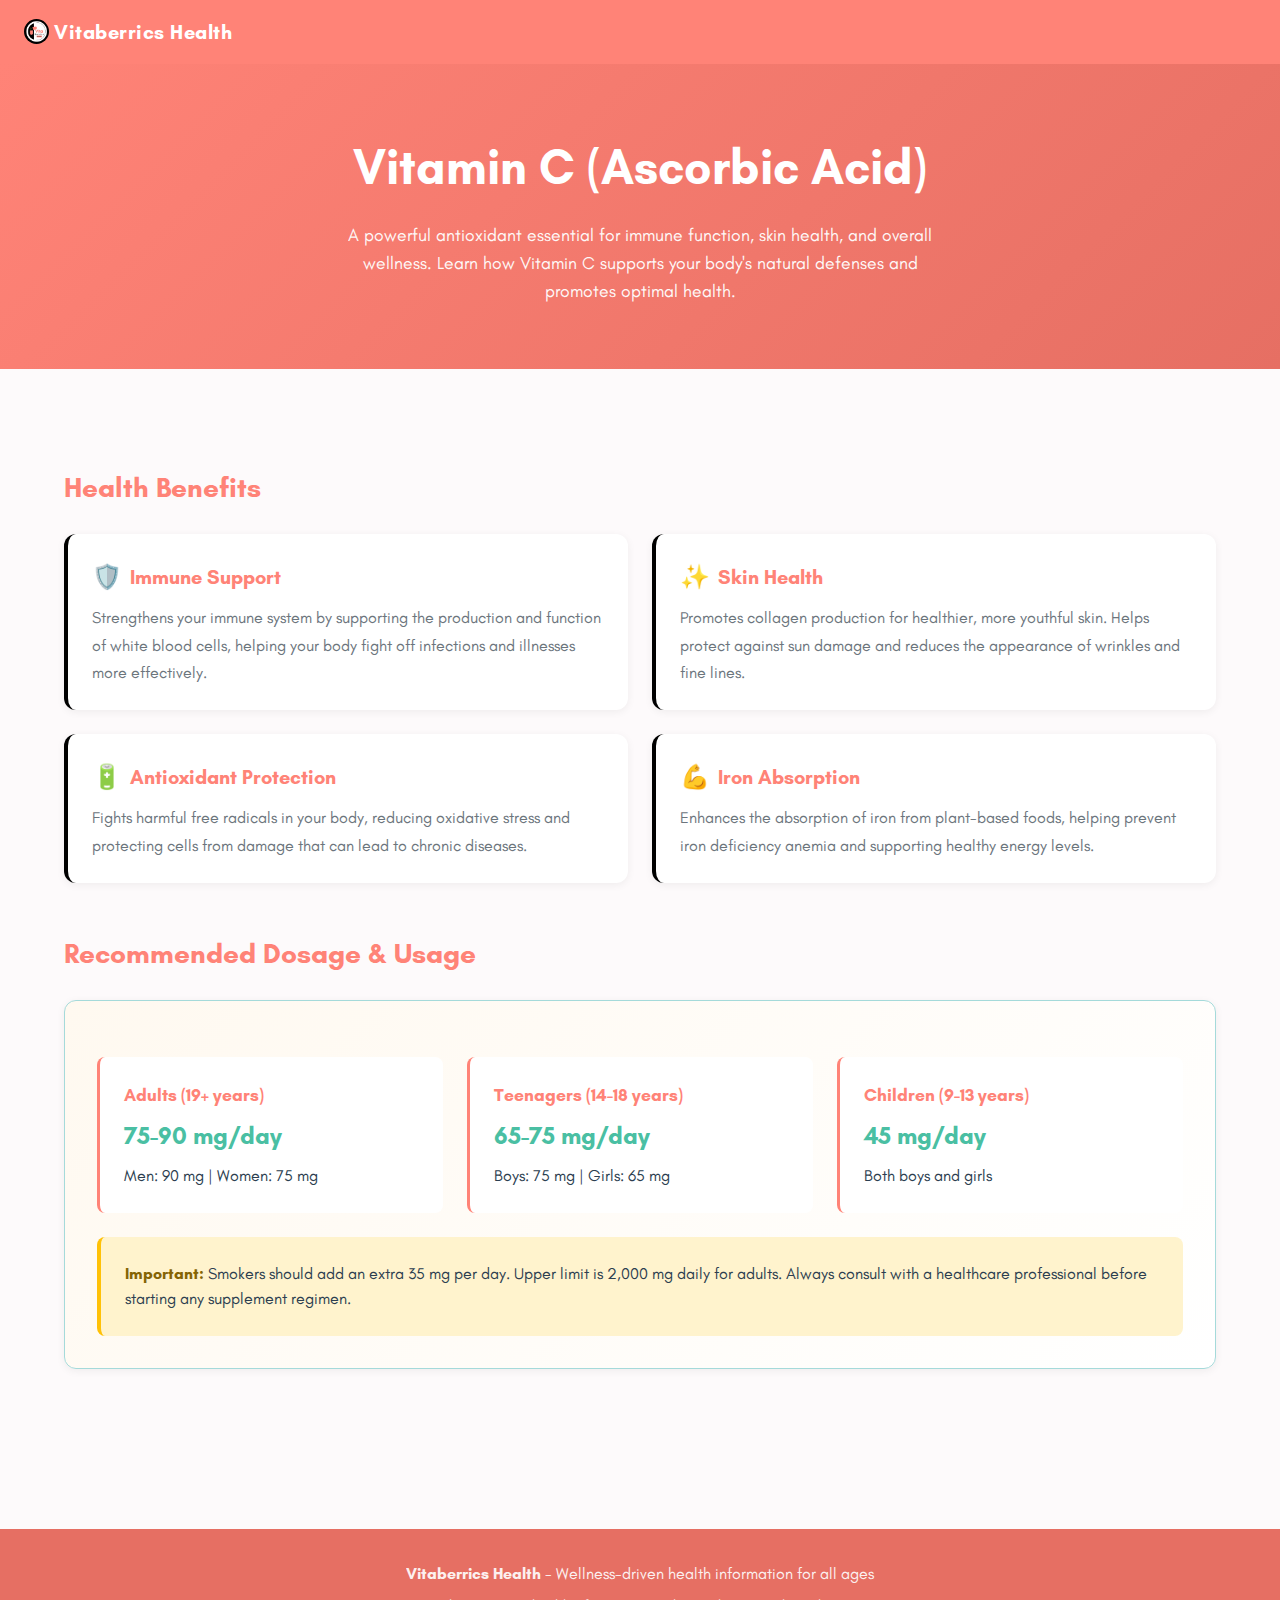
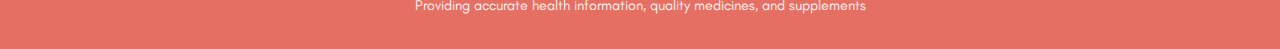
<file: WEEK 1-Info page/vitamin-c.html>
<!DOCTYPE html>
<html lang="en">
  <head>
    <meta charset="UTF-8" />
    <meta name="viewport" content="width=device-width, initial-scale=1.0" />
    <link rel="stylesheet" href="./assets/css/style.css" />
    <title>Vitamin C - Vitaberrics Health</title>
  </head>
  <body>
    <!-- Header -->
    <header>
      <div class="header-logo">
        <img
          src="./assets/images/3f189963-c60b-407b-bb69-adfd4ca4c3c4.JPG"
          alt="brand-logo"
          width="25px"
          height="25px"
          id="brand-logo"
        />
        <div class="logo">Vitaberrics Health</div>
      </div>
    </header>

    <!-- Hero Section -->
    <section class="hero">
      <h1>Vitamin C (Ascorbic Acid)</h1>
      <p>
        A powerful antioxidant essential for immune function, skin health, and
        overall wellness. Learn how Vitamin C supports your body's natural
        defenses and promotes optimal health.
      </p>
    </section>

    <!-- Main Content -->
    <div class="container">
      <!-- Benefits Section -->
      <section>
        <h2>Health Benefits</h2>
        <div class="benefits-grid">
          <div class="benefit-item">
            <h3><span class="benefit-icon">🛡️</span> Immune Support</h3>
            <p>
              Strengthens your immune system by supporting the production and
              function of white blood cells, helping your body fight off
              infections and illnesses more effectively.
            </p>
          </div>

          <div class="benefit-item">
            <h3><span class="benefit-icon">✨</span> Skin Health</h3>
            <p>
              Promotes collagen production for healthier, more youthful skin.
              Helps protect against sun damage and reduces the appearance of
              wrinkles and fine lines.
            </p>
          </div>

          <div class="benefit-item">
            <h3><span class="benefit-icon">🔋</span> Antioxidant Protection</h3>
            <p>
              Fights harmful free radicals in your body, reducing oxidative
              stress and protecting cells from damage that can lead to chronic
              diseases.
            </p>
          </div>

          <div class="benefit-item">
            <h3><span class="benefit-icon">💪</span> Iron Absorption</h3>
            <p>
              Enhances the absorption of iron from plant-based foods, helping
              prevent iron deficiency anemia and supporting healthy energy
              levels.
            </p>
          </div>
        </div>
      </section>

      <!-- Dosage Section -->
      <section>
        <h2>Recommended Dosage & Usage</h2>
        <div class="card dosage-card">
          <div class="dosage-info">
            <div class="dosage-group">
              <h4>Adults (19+ years)</h4>
              <div class="dosage-amount">75-90 mg/day</div>
              <p>Men: 90 mg | Women: 75 mg</p>
            </div>

            <div class="dosage-group">
              <h4>Teenagers (14-18 years)</h4>
              <div class="dosage-amount">65-75 mg/day</div>
              <p>Boys: 75 mg | Girls: 65 mg</p>
            </div>

            <div class="dosage-group">
              <h4>Children (9-13 years)</h4>
              <div class="dosage-amount">45 mg/day</div>
              <p>Both boys and girls</p>
            </div>
          </div>

          <div class="note">
            <strong>Important:</strong> Smokers should add an extra 35 mg per
            day. Upper limit is 2,000 mg daily for adults. Always consult with a
            healthcare professional before starting any supplement regimen.
          </div>
        </div>
      </section>
    </div>

    <!-- Footer -->
    <footer>
      <p>
        <strong>Vitaberrics Health</strong> - Wellness-driven health information
        for all ages
      </p>
      <p style="margin-top: 0.5rem; font-size: 0.9rem">
        Providing accurate health information, quality medicines, and
        supplements
      </p>
    </footer>
  </body>
</html>
</file>
<file: css/global.css>
@font-face {
    font-family: "Glacial Indifference";
    src: url("../fonts/GlacialIndifference-Regular.ttf") format("truetype");
    font-weight: 400;
    font-style: normal;
}

@font-face {
    font-family: "Glacial Indifference";
    src: url("../fonts/GlacialIndifference-Bold.ttf") format("truetype");
    font-weight: 700;
    font-style: normal;
}

@font-face {
    font-family: "Glacial Indifference";
    src: url("../fonts/GlacialIndifference-Italic.ttf") format("truetype");
    font-weight: 400;
    font-style: italic;
}


/* CSS Variables - Vitaberrics Color Theme */
        :root {
            /* Brand Colors */
  --primary-color: #ff8377;        /* Vitaberrics main brand color */
  --primary-dark: #e66f63;         /* Darker shade for hover */
  --primary-light: #ffb5ad;        /* Lighter shade for accents */

  /* Secondary Colors (soft complementary) */
  --secondary-color: #000000;      /* Soft teal for wellness contrast */
  --secondary-light: #9a9a9a;

  /* Dosage Unique Accent */
--dosage-color: #4abfa3;

  /* Neutral Colors */
  --text-dark: #2c3e50;            /* Headings */
  --text-light: #6c757d;           /* Paragraphs */
  --bg-light: #fdfafb;             /* Very soft pink-white background */
  --white: #ffffff;

  /* Shadows */
  --shadow: 0 2px 8px rgba(0, 0, 0, 0.06);
  --shadow-hover: 0 4px 12px rgba(0, 0, 0, 0.10);

  /* Layout */
  --radius: 12px;
  --spacing: 1rem;
            
            /* Spacing System */
            --spacing-xs: 0.5rem;
            --spacing-xss: 0.7rem;
            --spacing-sm: 1rem;
            --spacing-md: 1.5rem;
            --spacing-lg: 2rem;
            --spacing-xl: 3rem;
            --spacing-xxl: 4rem;
            
            /* Border Radius */
            --radius-sm: 8px;
            --radius-md: 12px;
            --radius-lg: 16px;
        }
        
        /* Reset & Base Styles */
        * {
            margin: 0;
            padding: 0;
            box-sizing: border-box;
        }
        
        
        body {
            font-family: "Glacial Indifference", sans-serif;
    line-height: 1.6;
    color: var(--text-dark);
    background-color: var(--bg-light);
        }
        
        /* Header */
        header {
            background-color: var(--primary-color);
            color: var(--white);
            padding: var(--spacing-xss);
            box-shadow: var(--shadow);
        }
        
        .header-logo{
            display: flex;
            gap: 5px;
        }
        .logo {
            font-size: 1.25rem;
            font-weight: 700;
            letter-spacing: 0.5px;
        }

        #brand-logo{
            border-radius: 15px;
            margin-top: 3px;
        }
        
        /* Hero Section */
        .hero {
            background: linear-gradient(135deg, var(--primary-color) 0%, var(--primary-dark) 100%);
            color: var(--white);
            padding: var(--spacing-xs) var(--spacing-xl);
            text-align: center;
        }
        
        .hero h1 {
            font-size: 2rem;
            margin-bottom: var(--spacing-sm);
            font-weight: 700;
            line-height: 1;
        }
        .hero h1 p{
            font-size: 2rem;
        }
        .hero p {
            font-size: 1.5rem;
            max-width: 600px;
            margin: 0 auto;
            opacity: 0.95;
        }
        
        /* Container */
        .container {
            max-width: 1200px;
            margin: 0 auto;
            padding: var(--spacing-xs) var(--spacing-md);
        }
        
        /* Section Styles */
        section {
            margin-bottom: var(--spacing-xl);
        }
        
        section h2 {
            font-size: 1.75rem;
            color: var(--primary-color);
            margin-bottom: var(--spacing-md);
            font-weight: 700;
        }
        
        /* Card Design */
        .card {
            background: var(--white);
            border-radius: var(--radius-md);
            padding: var(--spacing-lg);
            box-shadow: var(--shadow);
            transition: transform 0.3s ease, box-shadow 0.3s ease;
        }
        
        .card:hover {
            transform: translateY(-4px);
            box-shadow: var(--shadow-hover);
        }
        
        /* Benefits Grid - Flexbox */
        .benefits-grid {
            display: flex;
            flex-direction: column;
            gap: var(--spacing-md);
        }
        
        .benefit-item {
            background: var(--white);
            border-radius: var(--radius-md);
            padding: var(--spacing-md);
            box-shadow: var(--shadow);
            border-left: 4px solid var(--secondary-color);
            transition: transform 0.3s ease, box-shadow 0.3s ease;
        }
        
        .benefit-item:hover {
            transform: translateX(4px);
            box-shadow: var(--shadow-hover);
        }
        
        .benefit-item h3 {
            color: var(--primary-color);
            font-size: 1.5rem;
            margin-bottom: var(--spacing-xs);
            display: flex;
            align-items: center;
            gap: var(--spacing-xs);
        }
        
        .benefit-icon {
            font-size: 1.5rem;
        }
        
        .benefit-item p {
            color: var(--text-light);
            line-height: 1.7;
            font-size: 1.25rem;
        }
        
        /* Dosage Section */
        .dosage-card {
            background: linear-gradient(135deg, #fff9f0 0%, #ffffff 100%);
            border: 1.5px solid var(--secondary-light);
        }
        
        .dosage-info {
            display: flex;
            flex-direction: column;
            gap: var(--spacing-md);
            margin-top: var(--spacing-md);
        }
        
        .dosage-group {
            background: var(--white);
            padding: var(--spacing-md);
            border-radius: var(--radius-sm);
            border-left: 3px solid var(--secondary-color);
        }
        
        .dosage-group h4 {
            color: var(--primary-color);
            margin-bottom: var(--spacing-xs);
            font-size: 1.25rem;
        }
        
        .dosage-amount {
            font-size: 1.5rem;
            font-weight: 700;
    color: var(--dosage-color);
            margin: var(--spacing-xs) 0;
        }
        
        .note {
            background: #fff3cd;
            border-left: 4px solid #ffc107;
            padding: var(--spacing-md);
            border-radius: var(--radius-sm);
            margin-top: var(--spacing-md);
        }
        
        .note strong {
            color: #856404;
        }
        
        /* Footer */
        footer {
            background-color: var(--primary-dark);
            color: var(--white);
            text-align: center;
            padding: var(--spacing-lg) var(--spacing-md);
            margin-top: var(--spacing-xxl);
        }
        
        footer p {
            opacity: 0.9;
        }
        
        footer a {
            text-decoration: none;
          color: white;
        }
        footer a:hover {
opacity: 0.8;        }
    

/* Mobile Styles */
/* @media (min-width: 480px) {
    .hero h1 {
        font-size: 1.75rem;
    }

    .hero p {
        font-size: 1rem;
        padding: 0 1rem;
    }
} */


/* Tablet Styles */
        @media (min-width: 768px) {
            .hero h1 {
                font-size: 2.5rem;
            }
        
            .benefits-grid {
                flex-direction: row;
                flex-wrap: wrap;
            }
            
            .benefit-item {
                flex: 1 1 calc(50% - var(--spacing-md));
            }
            
            .dosage-info {
                flex-direction: row;
            }
            
            .dosage-group {
                flex: 1;
            }
        }
        
        /* Desktop Styles */
        @media (min-width: 1024px) {
            /* .hero {
                padding: var(--spacing-xxl) var(--spacing-md);
            } */
            
            .hero h1 {
                font-size: 3rem;
            }
        
            /* .container {
                padding: var(--spacing-xl) var(--spacing-md);
            } */
        }
</file>
<file: css/articles.css>
/* Articles Grid */
.articles-grid {
  display: grid;
  grid-template-columns: 1fr;
  gap: 2rem;
}

/* Article Card */
.article-card {
  background: #ffffff;
  border-radius: 18px;
  overflow: hidden;
  box-shadow: 0 4px 10px rgba(0,0,0,0.05);
  border: 1px solid #e6e9ee;
  transition: transform 0.25s ease, box-shadow 0.25s ease;
}

.article-card:hover {
  transform: translateY(-4px);
  box-shadow: 0 8px 18px rgba(0,0,0,0.08);
}

.article-card img {
  width: 100%;
  height: 180px;
  object-fit: cover;
}

/* Content */
.article-card h3 {
  font-size: 1.2rem;
  margin: 0.8rem 1rem 0.4rem;
}

.article-card p {
  font-size: 0.95rem;
  color: #555;
  margin: 0 1rem 1rem;
}

/* Read More */
.article-card a {
  display: inline-block;
  margin: 0 1rem 1.2rem;
  font-weight: bold;
  color: #ff8377;
  text-decoration: none;
}

/* Tags */
.tag {
  display: inline-block;
  margin: 0.8rem 1rem 0;
  padding: 0.3rem 0.8rem;
  font-size: 0.75rem;
  border-radius: 20px;
  color: #fff;
}

.tag.stress {
  background: #ff8377;
}

.tag.immunity {
  background: #2c3e50;
}

.tag.skin {
  background: #f8a03e;
}

/* Responsive */
@media (min-width: 768px) {
  .articles-grid {
    grid-template-columns: repeat(3, 1fr);
  }
}
</file>
<file: css/supplements.css>
/* GRID LAYOUT */
.supplement-grid {
  display: grid;
  grid-template-columns: 1fr;
  gap: 1.5rem;
  margin-top: 1rem;
}

/* CARD */
.supp-card {
  background: var(--white);
  padding: 1.5rem;
  border-radius: var(--radius-md);
  text-decoration: none;
  color: var(--text-dark);
  box-shadow: var(--shadow);
  transition: 0.3s ease;
  border: 1px solid #ff83771c;
}

.supp-card:hover {
  transform: translateY(-5px);
  box-shadow: var(--shadow-hover);
}

.supp-card img {
  width: 100%;
  border-radius: var(--radius-sm);
  margin-bottom: 1rem;
}

/* TITLES */
.supp-card h3 {
  font-size: 1.3rem;
  margin-bottom: 0.5rem;
  color: var(--primary-color);
}

/* CATEGORY TAGS */
.tag {
  display: inline-block;
  padding: 0.25rem 0.7rem;
  border-radius: 6px;
  font-size: 0.75rem;
  font-weight: 600;
  margin-bottom: 0.5rem;
  color: white;
}

.immunity { background: #ff8377; }
.stress { background: #4abfa3; }
.skin { background: #f8a03e; }
.energy { background: #2c3e50; }

/* CARD TEXT */
.supp-card p {
  font-size: 0.95rem;
  color: var(--text-light);
  line-height: 1.6;
}

.fade-in {
  animation: fadeIn 0.5s ease-in-out;
}

@keyframes fadeIn {
  from { opacity: 0; transform: translateY(10px); }
  to { opacity: 1; transform: translateY(0); }
}

.search-bar {
  width: 100%;
  padding: 12px;
  margin: 1rem 0;
  border-radius: 8px;
  border: 1px solid #ccc;
}

.filter-buttons {
  display: flex;
  gap: 10px;
  margin-bottom: 1rem;
}

.filter-buttons button {
  padding: 8px 14px;
  border-radius: 20px;
  border: none;
  background: #eaeaea;
  cursor: pointer;
}

/* TABLET */
@media (min-width: 600px) {
  .supplement-grid {
    grid-template-columns: repeat(2, 1fr);
  }
}

/* DESKTOP */
@media (min-width: 992px) {
  .supplement-grid {
    grid-template-columns: repeat(3, 1fr);
  }
}
</file>
<file: css/symptoms.css>
/* Match global styling */
body {
  background: #fdfafb;
  font-family: 'GlacialIndifference-Regular', sans-serif;
  margin: 0;
  padding: 0;
  color: #222;
}

/* Hero Section (same style as supplements hero) */
.symptom-hero {
  text-align: center;
  padding: 3rem 1rem 2rem;
}

.symptom-hero h1 {
  font-size: 2rem;
  margin-bottom: 0.5rem;
}

.symptom-hero p {
  color: #555;
  font-size: 1rem;
}

/* Main Box (styled like your supplement cards) */
.checker-box {
  max-width: 600px;
  margin: 0 auto;
  background: #ff8377;
  padding: 2rem;
  border-radius: 18px;
  border: 1px solid #e5e8eb;
  box-shadow: 0 4px 10px rgba(0,0,0,0.05);
}

.checker-box h2 {
  margin-bottom: 1rem;
  text-align: left;
  font-size: 1.3rem;
}

/* Checkbox list */
.symptom-list {
  display: grid;
  gap: 0.9rem;
  margin: 1.5rem 0;
}

.symptom-list label {
  display: flex;
  align-items: center;
  gap: 0.5rem;
  background: #fdfafb;
  padding: 0.7rem 1rem;
  border-radius: 12px;
  border: 1px solid #eaf0f6;
  cursor: pointer;
  transition: 0.2s;
}

.symptom-list label:hover {
  background: #4abfa3;
}

/* Buttons */
.btn-group {
  display: flex;
  gap: 1rem;
  margin-top: 1rem;
}

button {
  flex: 1;
  padding: 0.9rem 1.2rem;
  border: none;
  border-radius: 12px;
  font-size: 1rem;
  cursor: pointer;
  font-family: inherit;
  transition: 0.25s ease;
}

/* Blue button (match your supplements link style) */
#checkBtn {
  background: #4abfa3;
  color: white;
}

#checkBtn:hover {
  background: #000000;
}

/* Grey Reset Button */
#resetBtn {
  background: #d6dbe3;
  color: #333;
}

#resetBtn:hover {
  background: #c7ccd4;
}

/* Result Card */
.result-card {
  margin-top: 2rem;
  background: #f5f9ff;
  border-left: 4px solid #000000;
  padding: 1.5rem;
  border-radius: 14px;
  animation: slideIn 0.4s ease;
  box-shadow: 0 2px 8px rgba(0,0,0,0.04);
}

.result-card h3 {
  margin-top: 0;
}

.result-card a {
  display: inline-block;
  margin-top: 0.7rem;
  color: #4abfa3;
  text-decoration: none;
  font-weight: bold;
}

.hidden {
  display: none;
}

/* Animation */
@keyframes slideIn {
  from { opacity: 0; transform: translateY(10px); }
  to { opacity: 1; transform: translateY(0); }
}
</file>
<file: assets/css/style.css>
@font-face {
    font-family: "Glacial Indifference";
    src: url("../fonts/GlacialIndifference-Regular.ttf") format("truetype");
    font-weight: 400;
    font-style: normal;
}

@font-face {
    font-family: "Glacial Indifference";
    src: url("../fonts/GlacialIndifference-Bold.ttf") format("truetype");
    font-weight: 700;
    font-style: normal;
}

@font-face {
    font-family: "Glacial Indifference";
    src: url("../fonts/GlacialIndifference-Italic.ttf") format("truetype");
    font-weight: 400;
    font-style: italic;
}


/* CSS Variables - Vitaberrics Color Theme */
        :root {
            /* Brand Colors */
  --primary-color: #ff8377;        /* Vitaberrics main brand color */
  --primary-dark: #e66f63;         /* Darker shade for hover */
  --primary-light: #ffb5ad;        /* Lighter shade for accents */

  /* Secondary Colors (soft complementary) */
  --secondary-color: #000000;      /* Soft teal for wellness contrast */
  --secondary-light: #9a9a9a;

  /* Dosage Unique Accent */
--dosage-color: #4abfa3;

  /* Neutral Colors */
  --text-dark: #2c3e50;            /* Headings */
  --text-light: #6c757d;           /* Paragraphs */
  --bg-light: #fdfafb;             /* Very soft pink-white background */
  --white: #ffffff;

  /* Shadows */
  --shadow: 0 2px 8px rgba(0, 0, 0, 0.06);
  --shadow-hover: 0 4px 12px rgba(0, 0, 0, 0.10);

  /* Layout */
  --radius: 12px;
  --spacing: 1rem;
            
            /* Spacing System */
            --spacing-xs: 0.5rem;
            --spacing-xss: 0.7rem;
            --spacing-sm: 1rem;
            --spacing-md: 1.5rem;
            --spacing-lg: 2rem;
            --spacing-xl: 3rem;
            --spacing-xxl: 4rem;
            
            /* Border Radius */
            --radius-sm: 8px;
            --radius-md: 12px;
            --radius-lg: 16px;
        }
        
        /* Reset & Base Styles */
        * {
            margin: 0;
            padding: 0;
            box-sizing: border-box;
        }
        
        
        body {
            font-family: "Glacial Indifference", sans-serif;
    line-height: 1.6;
    color: var(--text-dark);
    background-color: var(--bg-light);
        }
        
        /* Header */
        header {
            background-color: var(--primary-color);
            color: var(--white);
            padding: var(--spacing-xss);
            box-shadow: var(--shadow);
        }
        
        .header-logo{
            display: flex;
            gap: 5px;
        }
        .logo {
            font-size: 1.25rem;
            font-weight: 700;
            letter-spacing: 0.5px;
        }

        #brand-logo{
            border-radius: 15px;
            margin-top: 3px;
        }
        
        /* Hero Section */
        .hero {
            background: linear-gradient(135deg, var(--primary-color) 0%, var(--primary-dark) 100%);
            color: var(--white);
            padding: var(--spacing-xs) var(--spacing-xl);
            text-align: center;
        }
        
        .hero h1 {
            font-size: 2rem;
            margin-bottom: var(--spacing-sm);
            font-weight: 700;
            line-height: 1;
        }
        .hero h1 p{
            font-size: 2rem;
        }
        .hero p {
            font-size: 1.5rem;
            max-width: 600px;
            margin: 0 auto;
            opacity: 0.95;
        }
        
        /* Container */
        .container {
            max-width: 1200px;
            margin: 0 auto;
            padding: var(--spacing-xs) var(--spacing-md);
        }
        
        /* Section Styles */
        section {
            margin-bottom: var(--spacing-xl);
        }
        
        section h2 {
            font-size: 1.75rem;
            color: var(--primary-color);
            margin-bottom: var(--spacing-md);
            font-weight: 700;
        }
        
        /* Card Design */
        .card {
            background: var(--white);
            border-radius: var(--radius-md);
            padding: var(--spacing-lg);
            box-shadow: var(--shadow);
            transition: transform 0.3s ease, box-shadow 0.3s ease;
        }
        
        .card:hover {
            transform: translateY(-4px);
            box-shadow: var(--shadow-hover);
        }
        
        /* Benefits Grid - Flexbox */
        .benefits-grid {
            display: flex;
            flex-direction: column;
            gap: var(--spacing-md);
        }
        
        .benefit-item {
            background: var(--white);
            border-radius: var(--radius-md);
            padding: var(--spacing-md);
            box-shadow: var(--shadow);
            border-left: 4px solid var(--secondary-color);
            transition: transform 0.3s ease, box-shadow 0.3s ease;
        }
        
        .benefit-item:hover {
            transform: translateX(4px);
            box-shadow: var(--shadow-hover);
        }
        
        .benefit-item h3 {
            color: var(--primary-color);
            font-size: 1.5rem;
            margin-bottom: var(--spacing-xs);
            display: flex;
            align-items: center;
            gap: var(--spacing-xs);
        }
        
        .benefit-icon {
            font-size: 1.5rem;
        }
        
        .benefit-item p {
            color: var(--text-light);
            line-height: 1.7;
            font-size: 1.25rem;
        }
        
        /* Dosage Section */
        .dosage-card {
            background: linear-gradient(135deg, #fff9f0 0%, #ffffff 100%);
            border: 1.5px solid var(--secondary-light);
        }
        
        .dosage-info {
            display: flex;
            flex-direction: column;
            gap: var(--spacing-md);
            margin-top: var(--spacing-md);
        }
        
        .dosage-group {
            background: var(--white);
            padding: var(--spacing-md);
            border-radius: var(--radius-sm);
            border-left: 3px solid var(--secondary-color);
        }
        
        .dosage-group h4 {
            color: var(--primary-color);
            margin-bottom: var(--spacing-xs);
            font-size: 1.25rem;
        }
        
        .dosage-amount {
            font-size: 1.5rem;
            font-weight: 700;
    color: var(--dosage-color);
            margin: var(--spacing-xs) 0;
        }
        
        .note {
            background: #fff3cd;
            border-left: 4px solid #ffc107;
            padding: var(--spacing-md);
            border-radius: var(--radius-sm);
            margin-top: var(--spacing-md);
        }
        
        .note strong {
            color: #856404;
        }
        
        /* Footer */
        footer {
            background-color: var(--primary-dark);
            color: var(--white);
            text-align: center;
            padding: var(--spacing-lg) var(--spacing-md);
            margin-top: var(--spacing-xxl);
        }
        
        footer p {
            opacity: 0.9;
        }
        
        footer a {
            text-decoration: none;
          color: white;
        }
        footer a:hover {
opacity: 0.8;        }
    

/* Mobile Styles */
/* @media (min-width: 480px) {
    .hero h1 {
        font-size: 1.75rem;
    }

    .hero p {
        font-size: 1rem;
        padding: 0 1rem;
    }
} */


/* Tablet Styles */
        @media (min-width: 768px) {
            .hero h1 {
                font-size: 2.5rem;
            }
        
            .benefits-grid {
                flex-direction: row;
                flex-wrap: wrap;
            }
            
            .benefit-item {
                flex: 1 1 calc(50% - var(--spacing-md));
            }
            
            .dosage-info {
                flex-direction: row;
            }
            
            .dosage-group {
                flex: 1;
            }
        }
        
        /* Desktop Styles */
        @media (min-width: 1024px) {
            /* .hero {
                padding: var(--spacing-xxl) var(--spacing-md);
            } */
            
            .hero h1 {
                font-size: 3rem;
            }
        
            /* .container {
                padding: var(--spacing-xl) var(--spacing-md);
            } */
        }
</file>
<file: WEEK 1-Info page/assets/css/style.css>
@font-face {
    font-family: "Glacial Indifference";
    src: url("../fonts/GlacialIndifference-Regular.ttf") format("truetype");
    font-weight: 400;
    font-style: normal;
}

@font-face {
    font-family: "Glacial Indifference";
    src: url("../fonts/GlacialIndifference-Bold.ttf") format("truetype");
    font-weight: 700;
    font-style: normal;
}

@font-face {
    font-family: "Glacial Indifference";
    src: url("../fonts/GlacialIndifference-Italic.ttf") format("truetype");
    font-weight: 400;
    font-style: italic;
}


/* CSS Variables - Vitaberrics Color Theme */
        :root {
            /* Brand Colors */
  --primary-color: #ff8377;        /* Vitaberrics main brand color */
  --primary-dark: #e66f63;         /* Darker shade for hover */
  --primary-light: #ffb5ad;        /* Lighter shade for accents */

  /* Secondary Colors (soft complementary) */
  --secondary-color: #000000;      /* Soft teal for wellness contrast */
  --secondary-light: #a5dada;

  /* Dosage Unique Accent */
--dosage-color: #4abfa3;

  /* Neutral Colors */
  --text-dark: #2c3e50;            /* Headings */
  --text-light: #6c757d;           /* Paragraphs */
  --bg-light: #fdfafb;             /* Very soft pink-white background */
  --white: #ffffff;

  /* Shadows */
  --shadow: 0 2px 8px rgba(0, 0, 0, 0.06);
  --shadow-hover: 0 4px 12px rgba(0, 0, 0, 0.10);

  /* Layout */
  --radius: 12px;
  --spacing: 1rem;
            
            /* Spacing System */
            --spacing-xs: 0.5rem;
            --spacing-sm: 1rem;
            --spacing-md: 1.5rem;
            --spacing-lg: 2rem;
            --spacing-xl: 3rem;
            --spacing-xxl: 4rem;
            
            /* Border Radius */
            --radius-sm: 8px;
            --radius-md: 12px;
            --radius-lg: 16px;
        }
        
        /* Reset & Base Styles */
        * {
            margin: 0;
            padding: 0;
            box-sizing: border-box;
        }
        
        
        body {
            font-family: "Glacial Indifference", sans-serif;
    line-height: 1.6;
    color: var(--text-dark);
    background-color: var(--bg-light);
        }
        
        /* Header */
        header {
            background-color: var(--primary-color);
            color: var(--white);
            padding: var(--spacing-sm) var(--spacing-md);
            box-shadow: var(--shadow);
        }
        
        .header-logo{
            display: flex;
            gap: 5px;
        }
        .logo {
            font-size: 1.25rem;
            font-weight: 700;
            letter-spacing: 0.5px;
        }

        #brand-logo{
            border-radius: 15px;
            margin-top: 3px;
        }
        
        /* Hero Section */
        .hero {
            background: linear-gradient(135deg, var(--primary-color) 0%, var(--primary-dark) 100%);
            color: var(--white);
            padding: var(--spacing-xl) var(--spacing-md);
            text-align: center;
        }
        
        .hero h1 {
            font-size: 2rem;
            margin-bottom: var(--spacing-sm);
            font-weight: 700;
        }
        
        .hero p {
            font-size: 1.1rem;
            max-width: 600px;
            margin: 0 auto;
            opacity: 0.95;
        }
        
        /* Container */
        .container {
            max-width: 1200px;
            margin: 0 auto;
            padding: var(--spacing-md);
        }
        
        /* Section Styles */
        section {
            margin-bottom: var(--spacing-xl);
        }
        
        section h2 {
            font-size: 1.75rem;
            color: var(--primary-color);
            margin-bottom: var(--spacing-md);
            font-weight: 700;
        }
        
        /* Card Design */
        .card {
            background: var(--white);
            border-radius: var(--radius-md);
            padding: var(--spacing-lg);
            box-shadow: var(--shadow);
            transition: transform 0.3s ease, box-shadow 0.3s ease;
        }
        
        .card:hover {
            transform: translateY(-4px);
            box-shadow: var(--shadow-hover);
        }
        
        /* Benefits Grid - Flexbox */
        .benefits-grid {
            display: flex;
            flex-direction: column;
            gap: var(--spacing-md);
        }
        
        .benefit-item {
            background: var(--white);
            border-radius: var(--radius-md);
            padding: var(--spacing-md);
            box-shadow: var(--shadow);
            border-left: 4px solid var(--secondary-color);
            transition: transform 0.3s ease, box-shadow 0.3s ease;
        }
        
        .benefit-item:hover {
            transform: translateX(4px);
            box-shadow: var(--shadow-hover);
        }
        
        .benefit-item h3 {
            color: var(--primary-color);
            font-size: 1.25rem;
            margin-bottom: var(--spacing-xs);
            display: flex;
            align-items: center;
            gap: var(--spacing-xs);
        }
        
        .benefit-icon {
            font-size: 1.5rem;
        }
        
        .benefit-item p {
            color: var(--text-light);
            line-height: 1.7;
        }
        
        /* Dosage Section */
        .dosage-card {
            background: linear-gradient(135deg, #fff9f0 0%, #ffffff 100%);
            border: 1.5px solid var(--secondary-light);
        }
        
        .dosage-info {
            display: flex;
            flex-direction: column;
            gap: var(--spacing-md);
            margin-top: var(--spacing-md);
        }
        
        .dosage-group {
            background: var(--white);
            padding: var(--spacing-md);
            border-radius: var(--radius-sm);
            border-left: 3px solid var(--primary-color);
        }
        
        .dosage-group h4 {
            color: var(--primary-color);
            margin-bottom: var(--spacing-xs);
            font-size: 1.1rem;
        }
        
        .dosage-amount {
            font-size: 1.5rem;
            font-weight: 700;
    color: var(--dosage-color);
            margin: var(--spacing-xs) 0;
        }
        
        .note {
            background: #fff3cd;
            border-left: 4px solid #ffc107;
            padding: var(--spacing-md);
            border-radius: var(--radius-sm);
            margin-top: var(--spacing-md);
        }
        
        .note strong {
            color: #856404;
        }
        
        /* Footer */
        footer {
            background-color: var(--primary-dark);
            color: var(--white);
            text-align: center;
            padding: var(--spacing-lg) var(--spacing-md);
            margin-top: var(--spacing-xxl);
        }
        
        footer p {
            opacity: 0.9;
        }
        
        /* Tablet Styles */
        @media (min-width: 768px) {
            .hero h1 {
                font-size: 2.5rem;
            }
            
            .benefits-grid {
                flex-direction: row;
                flex-wrap: wrap;
            }
            
            .benefit-item {
                flex: 1 1 calc(50% - var(--spacing-md));
            }
            
            .dosage-info {
                flex-direction: row;
            }
            
            .dosage-group {
                flex: 1;
            }
        }
        
        /* Desktop Styles */
        @media (min-width: 1024px) {
            .hero {
                padding: var(--spacing-xxl) var(--spacing-md);
            }
            
            .hero h1 {
                font-size: 3rem;
            }
            
            .container {
                padding: var(--spacing-xl) var(--spacing-md);
            }
        }
</file>
